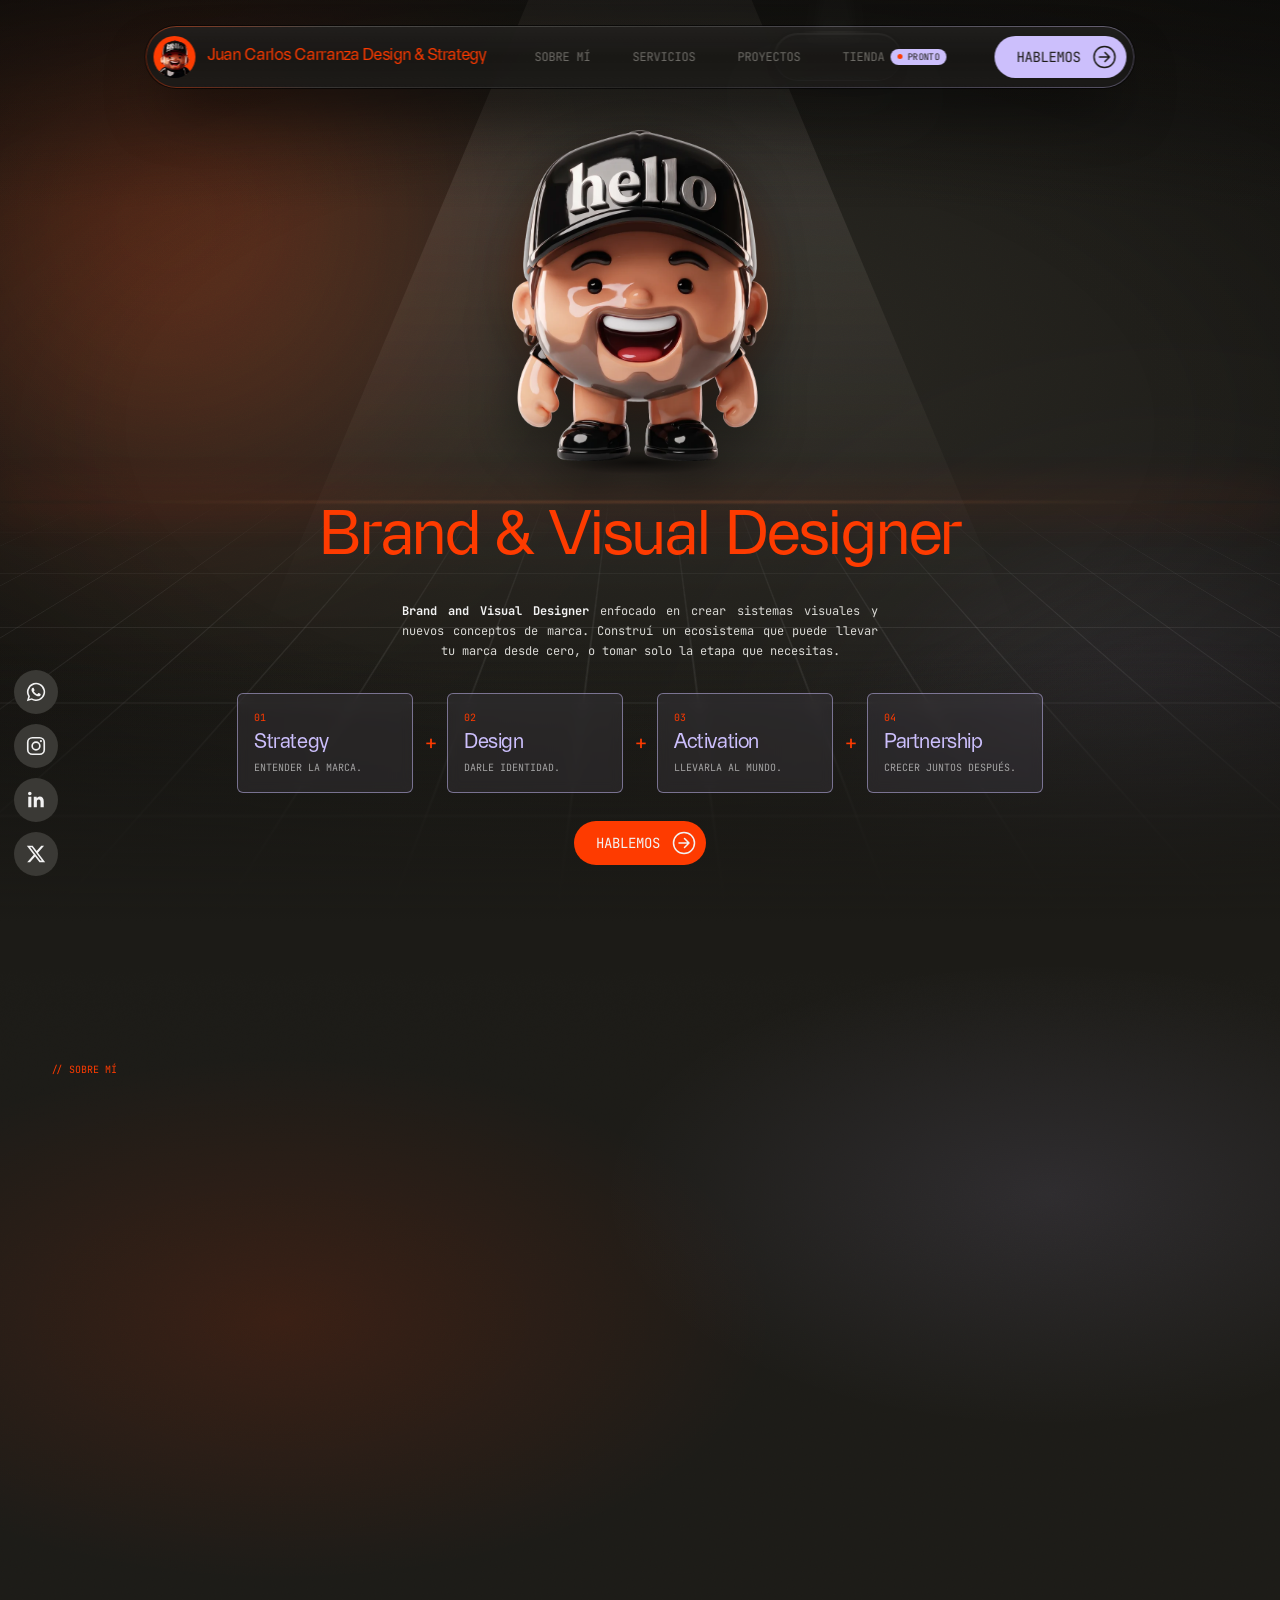
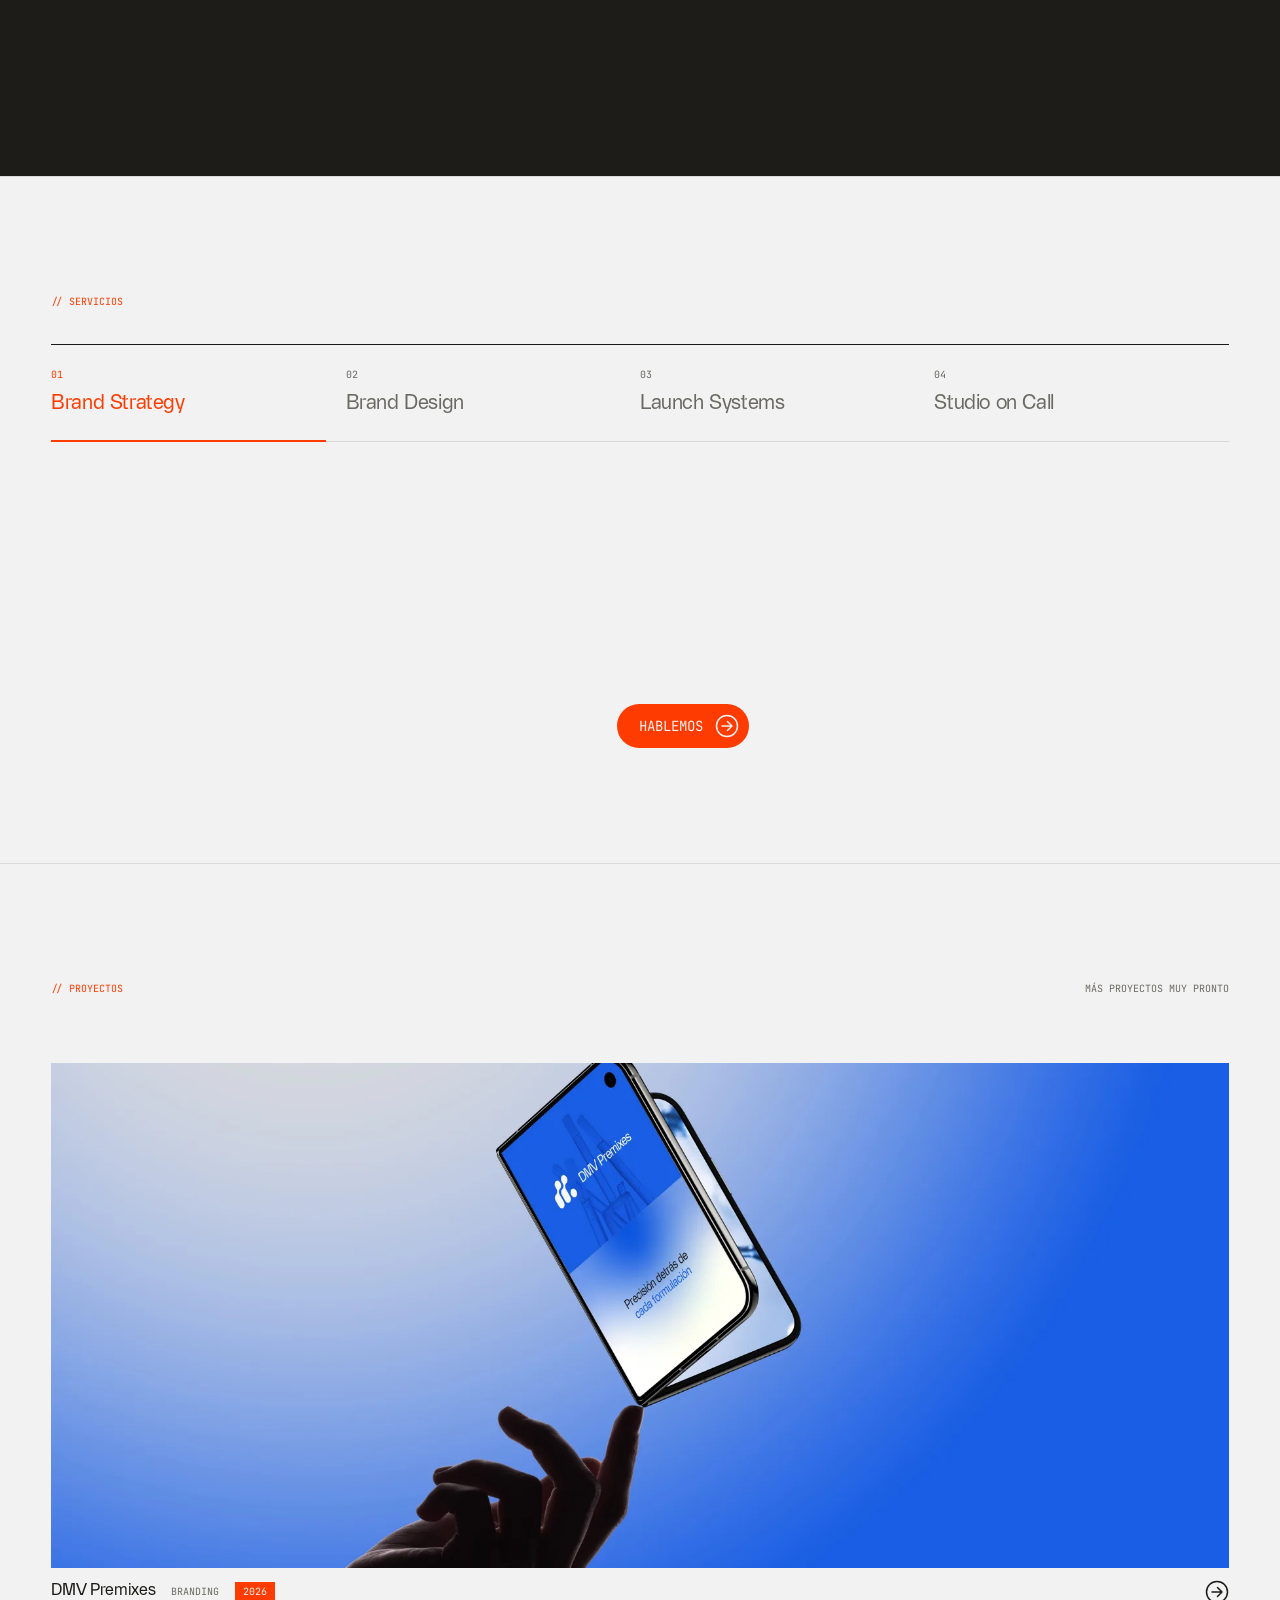
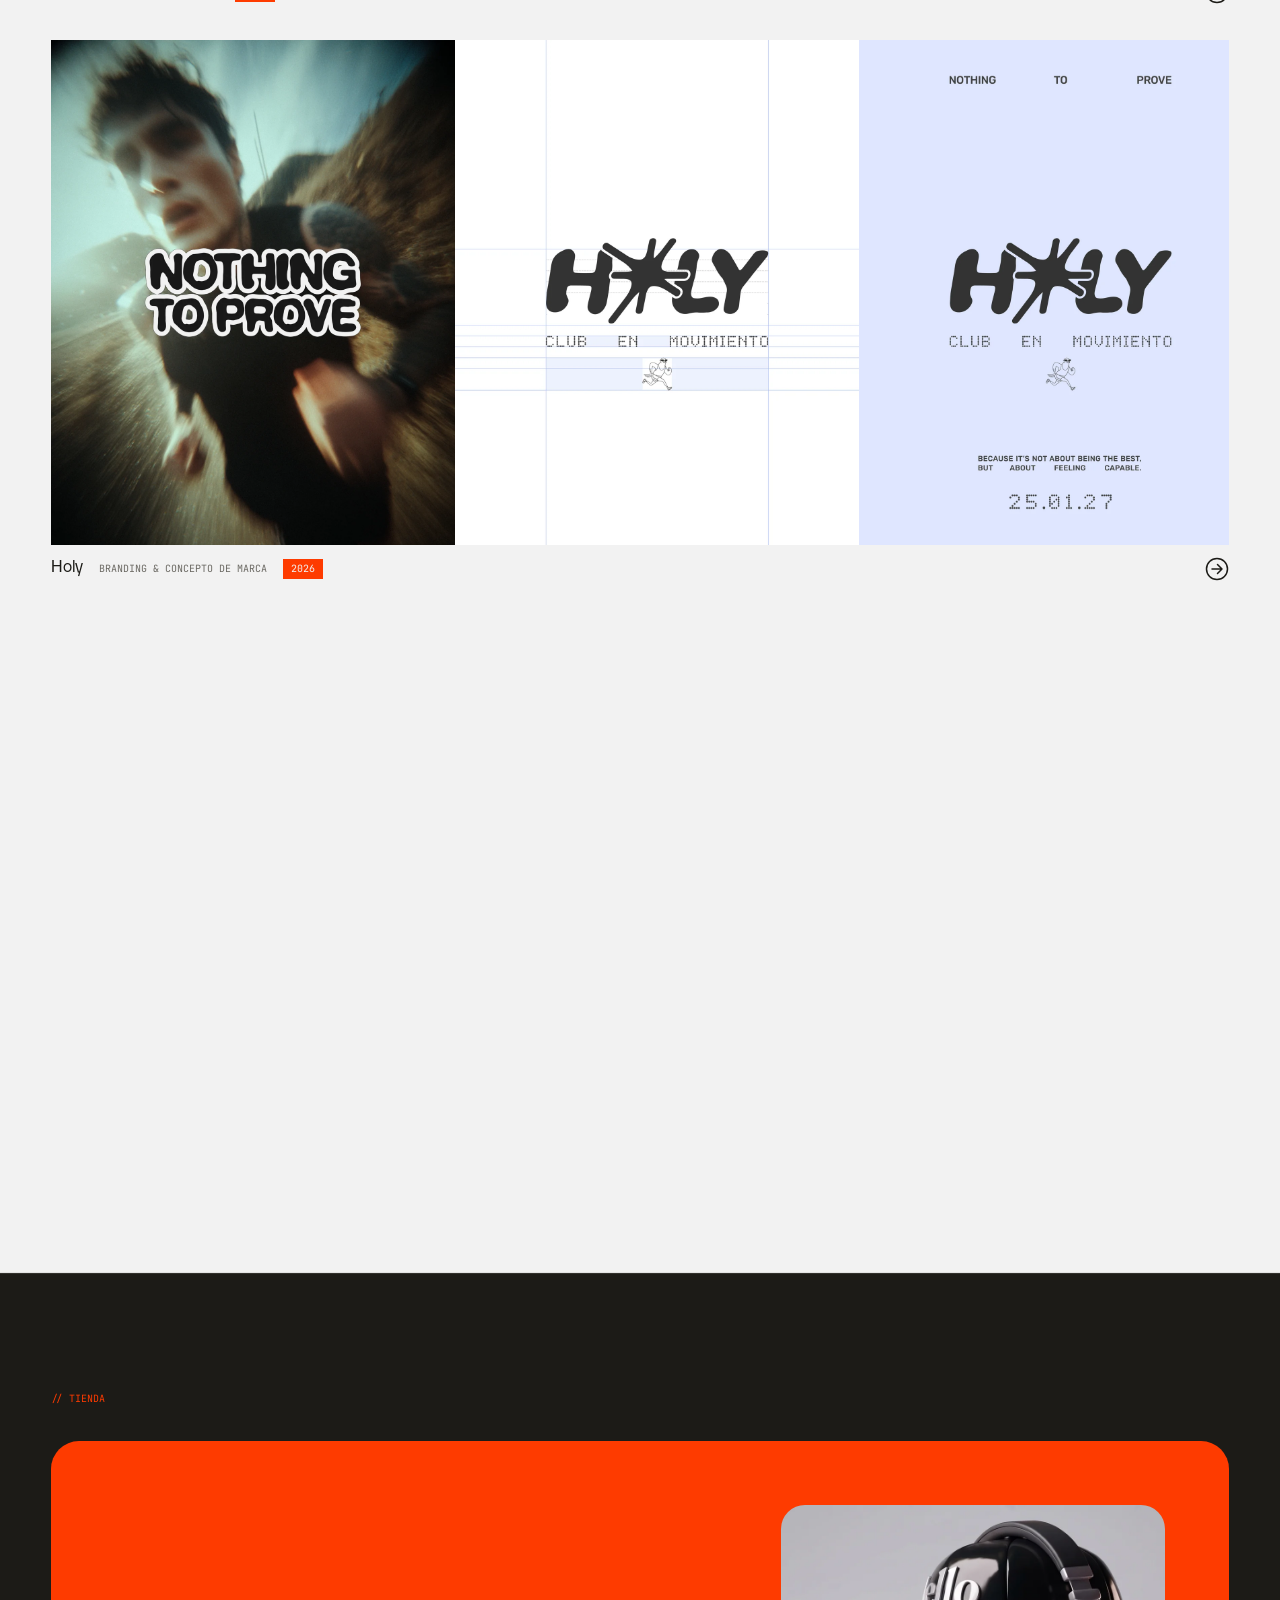
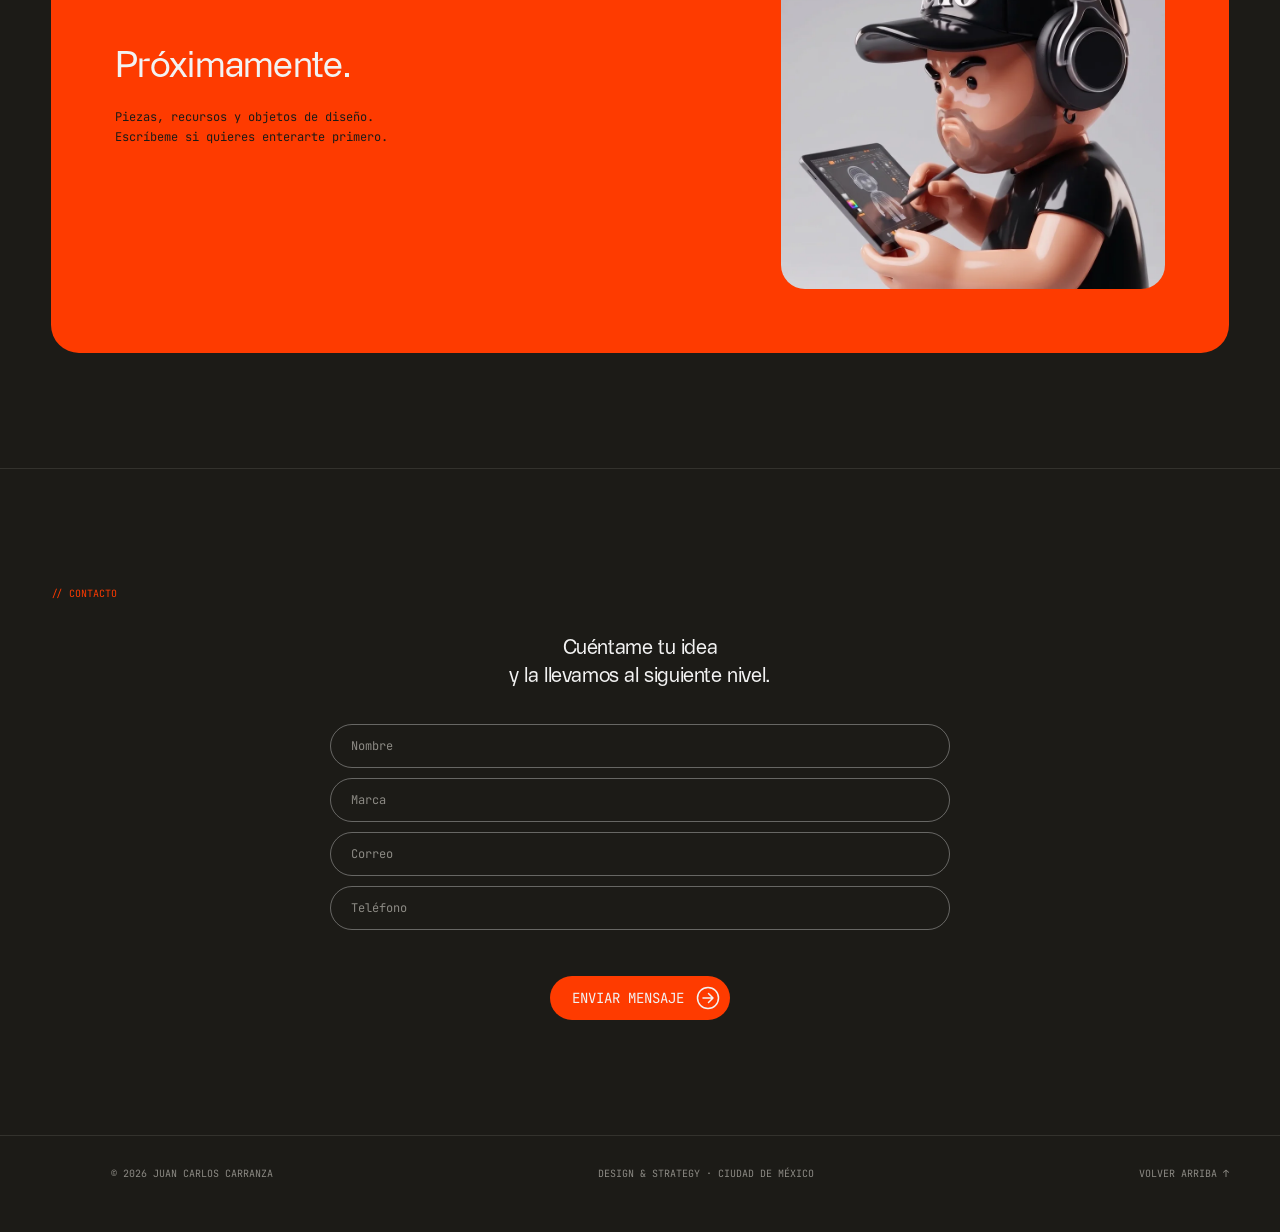
<file: index.html>
<!doctype html>
<html lang="es">
<head>
  <meta charset="utf-8">
  <meta name="viewport" content="width=device-width, initial-scale=1">
  <title>Juan Carlos Carranza | Brand &amp; Visual Designer en CDMX</title>
  <meta name="description" content="Brand &amp; Visual Designer en CDMX. Un ecosistema para crear tu marca desde cero o trabajar solo la etapa que necesitas: estrategia, diseño y lanzamiento.">
  <meta property="og:title" content="Juan Carlos Carranza | Brand &amp; Visual Designer">
  <meta property="og:description" content="Un ecosistema para crear tu marca desde cero o por etapas.">
  <meta property="og:image" content="https://hellojccs.com/assets/img/personaje.jpg">
  <link rel="canonical" href="https://hellojccs.com/">
  <meta property="og:url" content="https://hellojccs.com/">
  <meta property="og:type" content="website">
  <meta property="og:locale" content="es_MX">
  <meta name="twitter:card" content="summary_large_image">
  <script type="application/ld+json">
{
  "@context": "https://schema.org",
  "@graph": [
    {
      "@type": "Person",
      "@id": "https://hellojccs.com/#juan-carlos",
      "name": "Juan Carlos Carranza",
      "jobTitle": "Brand & Visual Designer",
      "url": "https://hellojccs.com/",
      "image": "https://hellojccs.com/assets/img/personaje.jpg",
      "address": {
        "@type": "PostalAddress",
        "addressLocality": "Ciudad de México",
        "addressCountry": "MX"
      },
      "knowsAbout": [
        "Brand Strategy",
        "Brand Design",
        "Identidad visual",
        "Concepto de marca"
      ],
      "sameAs": [
        "https://x.com/juankycarranza"
      ]
    },
    {
      "@type": "ProfessionalService",
      "name": "Juan Carlos Carranza Design & Strategy",
      "url": "https://hellojccs.com/",
      "image": "https://hellojccs.com/assets/img/personaje.jpg",
      "founder": {
        "@id": "https://hellojccs.com/#juan-carlos"
      },
      "areaServed": "MX",
      "address": {
        "@type": "PostalAddress",
        "addressLocality": "Ciudad de México",
        "addressCountry": "MX"
      },
      "description": "Un ecosistema para crear tu marca desde cero o trabajar solo la etapa que necesitas: estrategia, diseño y lanzamiento."
    },
    {
      "@type": "WebSite",
      "name": "Juan Carlos Carranza Design & Strategy",
      "url": "https://hellojccs.com/",
      "inLanguage": "es-MX"
    }
  ]
}
  </script>
  <link rel="icon" href="assets/img/personaje-mini.jpg">
  <link rel="preconnect" href="https://fonts.googleapis.com">
  <link rel="preconnect" href="https://fonts.gstatic.com" crossorigin>
  <link href="https://fonts.googleapis.com/css2?family=JetBrains+Mono:wght@400;700&display=swap" rel="stylesheet">
  <link rel="preload" href="assets/fonts/Rinter-Regular.woff2" as="font" type="font/woff2" crossorigin>
  <link rel="stylesheet" href="styles.css">
  <script>document.documentElement.classList.add("js")</script>
</head>
<body>

  <!-- =========================================================
       DATOS PARA CAMBIAR
       - WhatsApp: wa.me/525536771350 (+52 55 3677 1350).
       - Instagram: @hello.jccs
       - Correo: busca "hola@tucorreo.com".
       - LinkedIn y X: busca los enlaces "#" con esos nombres.
       ========================================================= -->

  <!-- ============ MENÚ ============
       Arriba se ve completo. Al bajar por la página se hace compacto:
       se ocultan tu nombre y el botón, y aparece el botón de WhatsApp.
  -->
  <header class="nav" data-nav>
    <!-- Efecto spotlight: un haz de luz cae sobre la sección activa -->
    <div class="beam" data-beam aria-hidden="true"><i></i></div>
    <div class="floor" data-floor aria-hidden="true"></div>
    <span class="rimlight" data-rimlight aria-hidden="true"></span>
    <a href="#inicio" class="nav-brand" aria-label="Juan Carlos Carranza, inicio">
      <img src="assets/img/personaje-mini.jpg" alt="" width="40" height="40">
      <span class="nav-name">Juan Carlos Carranza Design &amp; Strategy</span>
    </a>
    <nav class="nav-links" aria-label="Menú principal" data-tabs>
      <span class="hover-pill" data-hover aria-hidden="true"></span>
      <span class="active-pill" data-active aria-hidden="true"></span>
      <a class="tab" href="#sobre-mi">Sobre mí</a>
      <a class="tab" href="#servicios">Servicios</a>
      <a class="tab" href="#proyectos">Proyectos</a>
      <a class="tab" href="#tienda">Tienda <span class="soon">Pronto</span></a>
    </nav>
    <a href="#contacto" class="btn btn-sm nav-cta">Hablemos <svg class="arrow" viewBox="0 0 24 24" aria-hidden="true"><use href="#i-arrow"/></svg></a>
    <a href="https://wa.me/525536771350" class="icon-btn nav-wa" target="_blank" rel="noopener" aria-label="WhatsApp"><svg viewBox="0 0 24 24"><use href="#i-wa"/></svg></a>
    <button class="burger" type="button" aria-label="Abrir menú" aria-expanded="false" aria-controls="glass-menu" data-burger>
      <span></span><span></span><span></span>
    </button>
  </header>

  <!-- ============ PERSONAJE QUE SE ASOMA ============
       Al bajar por la página, cuando dejas de hacer scroll, tu personaje se
       asoma desde la orilla de abajo. Al tocarlo te lleva a Contacto.
  -->
  <a class="peek" href="#contacto" data-peek aria-label="¿Hablamos? Ir a contacto">
    <span class="peek-bubble">¿Hablamos?</span>
    <span class="peek-window"><img src="assets/img/personaje-cuerpo.webp" alt="" width="697" height="900" loading="lazy"></span>
  </a>

  <!-- ============ GLASS MENU (menú en celular y tableta) ============
       El botón de tres líneas se convierte en una placa oscura con las
       secciones. Para cambiar un nombre, edita el texto de cada <a>.
  -->
  <div class="gm" id="glass-menu" data-gm hidden>
    <div class="gm-backdrop" data-gm-close></div>
    <div class="gm-sheet" role="dialog" aria-modal="true" aria-label="Menú" data-gm-sheet>
      <button class="gm-close" type="button" aria-label="Cerrar menú" data-gm-close><span class="gm-cap"></span></button>
      <span class="gm-led" data-gm-led aria-hidden="true"></span>
      <div class="gm-lens" data-gm-lens aria-hidden="true"><span data-gm-lens-num>01</span></div>
      <nav class="gm-items">
        <a class="gm-item" href="#sobre-mi"><span class="gm-label">Sobre mí</span><span class="gm-num">01</span></a>
        <a class="gm-item" href="#servicios"><span class="gm-label">Servicios</span><span class="gm-num">02</span></a>
        <a class="gm-item" href="#proyectos"><span class="gm-label">Proyectos</span><span class="gm-num">03</span></a>
        <a class="gm-item" href="#tienda"><span class="gm-label">Tienda <span class="soon">Pronto</span></span><span class="gm-num">04</span></a>
        <a class="gm-item" href="#contacto"><span class="gm-label">Escríbeme</span><span class="gm-num">05</span></a>
      </nav>
    </div>
  </div>

  <!-- Botones flotantes -->
  <ul class="float" aria-label="Redes">
    <li><a class="icon-btn" href="https://wa.me/525536771350" target="_blank" rel="noopener" aria-label="WhatsApp"><svg viewBox="0 0 24 24"><use href="#i-wa"/></svg></a></li>
    <li><a class="icon-btn" href="#" target="_blank" rel="noopener" aria-label="Instagram"><svg viewBox="0 0 24 24"><use href="#i-ig"/></svg></a></li>
    <li><a class="icon-btn" href="#" target="_blank" rel="noopener" aria-label="LinkedIn"><svg viewBox="0 0 24 24"><use href="#i-in"/></svg></a></li>
    <li><a class="icon-btn" href="https://x.com/juankycarranza" target="_blank" rel="noopener" aria-label="X"><svg viewBox="0 0 24 24"><use href="#i-x"/></svg></a></li>
  </ul>

  <main>

    <!-- ============ PORTADA ============ -->
    <section id="inicio" class="hero on-dark" data-depth>
      <!-- Fondo con profundidad: viñeta, auroras de color, foco de luz,
           piso en perspectiva y grano. Se mueve un poco con el mouse. -->
      <div class="hero-bg" aria-hidden="true">
        <span class="bg-aurora a1"></span>
        <span class="bg-aurora a2"></span>
        <span class="bg-cone"></span>
        <span class="bg-floor"></span>
        <span class="bg-horizon"></span>
        <span class="bg-vignette"></span>
        <span class="bg-grain"></span>
      </div>
      <!-- Tu personaje: cae y rebota al cargar, flota, te sigue con la mirada
           (se inclina hacia el mouse) y salta al tocarlo. -->
      <button class="toy" type="button" aria-label="Saludar" data-toy>
        <span class="toy-glow" aria-hidden="true"></span>
        <span class="toy-body" data-toy-body>
          <img src="assets/img/personaje-cuerpo.webp" alt="Personaje de Juan Carlos con gorra hello" width="697" height="900">
        </span>
        <span class="toy-shadow" aria-hidden="true"></span>
      </button>
      <h1 data-text-motion>Brand &amp; Visual Designer</h1>
      <p class="hero-text">
        <strong>Brand and Visual Designer</strong> enfocado en crear sistemas visuales y
        nuevos conceptos de marca. Construí un ecosistema que puede llevar tu marca desde cero,
        o tomar solo la etapa que necesitas.
      </p>
      <!-- Estructura de trabajo: 4 etapas que se pueden elegir por separado o combinar -->
      <ol class="workflow" aria-label="Estructura de trabajo">
        <li><span class="flow-num">01</span><span class="flow-name">Strategy</span><span class="flow-text">Entender la marca.</span></li>
        <li><span class="flow-num">02</span><span class="flow-name">Design</span><span class="flow-text">Darle identidad.</span></li>
        <li><span class="flow-num">03</span><span class="flow-name">Activation</span><span class="flow-text">Llevarla al mundo.</span></li>
        <li><span class="flow-num">04</span><span class="flow-name">Partnership</span><span class="flow-text">Crecer juntos después.</span></li>
      </ol>
      <a href="#contacto" class="btn">Hablemos <svg class="arrow" viewBox="0 0 24 24" aria-hidden="true"><use href="#i-arrow"/></svg></a>
    </section>

    <!-- ============ SOBRE MÍ ============ -->
    <section id="sobre-mi" class="section on-dark">
      <p class="label">// Sobre mí</p>
      <div class="about">
        <div class="about-head">
          <figure class="about-photo">
            <img src="assets/img/juan-carlos.webp" alt="Retrato de Juan Carlos Carranza" width="880" height="1100" loading="lazy">
            <figcaption>Juan Carlos Carranza · Brand &amp; Visual Designer</figcaption>
          </figure>
        </div>
        <div class="about-text">
          <h2 class="hello-title"><img src="assets/img/hello-web-surfer.webp" alt="Hello, web surfer!" width="2475" height="379"></h2>
          <p>
            Mi camino empezó en la hospitalidad: bares, restaurantes y antros. Ahí aprendí que una marca
            no es solo un logotipo: <strong>es lo que se siente desde que alguien entra</strong>.
          </p>
          <p>
            Hoy colaboro con el <strong>Sindicato de Trabajadores del Sistema de Transporte Colectivo Metro</strong>
            y trabajo con marcas que apenas están naciendo. Sumo especialistas cuando hace falta, y
            <strong>tú hablas directamente conmigo.</strong>
          </p>
          <a href="sobre-mi.html" class="btn btn-lilac">Conoce más <svg class="arrow" viewBox="0 0 24 24" aria-hidden="true"><use href="#i-arrow"/></svg></a>
        </div>
      </div>
    </section>


    <!-- ============ SERVICIOS ============
         Cada servicio tiene su descripción y su lista de entregables.
         Para cambiar un texto, edítalo aquí directamente.
    -->
    <section id="servicios" class="section light">
      <p class="label">// Servicios</p>
      <div class="services">

        <article class="service" id="brand-strategy">
          <div class="service-head">
            <span class="num">01</span>
            <h3>Brand Strategy</h3>
          </div>
          <div class="service-body">
            <p>Descubro lo que hace único a tu marca a través de research, estrategia e insight. Analizo tu mercado, tu competencia y tu audiencia para construir una base sólida que define tu propósito y posiciona tu marca para crecer.</p>
            <ul class="deliverables">
              <li>Misión &amp; Visión</li>
              <li>Brand Proposition</li>
              <li>Core Values</li>
              <li>Positioning</li>
              <li>Perfil de Cliente Ideal</li>
              <li>Análisis de Mercado</li>
            </ul>
          </div>
        </article>

        <article class="service" id="brand-design">
          <div class="service-head">
            <span class="num">02</span>
            <h3>Brand Design</h3>
          </div>
          <div class="service-body">
            <p>Creo identidades visuales distintivas que capturan la esencia de tu marca. Del logo y la paleta de color a la tipografía y el packaging, cada detalle está pensado para expresar tu personalidad y hacerte inolvidable.</p>
            <ul class="deliverables">
              <li>Logo + Icono</li>
              <li>Paleta de Color</li>
              <li>Tipografía</li>
              <li>Elementos Visuales</li>
              <li>Brand Book</li>
              <li>Packaging</li>
            </ul>
          </div>
        </article>

        <article class="service" id="launch-systems">
          <div class="service-head">
            <span class="num">03</span>
            <h3>Launch Systems</h3>
            <span class="tag">Add-on opcional</span>
          </div>
          <div class="service-body">
            <p>Entro en acción cuando el trabajo base está listo, desarrollando los assets y touchpoints que le dan vida a todo. Es un add-on opcional, con alcance y precio independientes de mis servicios principales.</p>
            <p>Algunas marcas siguen solas desde aquí. Otras prefieren tenerme cerca. Me adapto a cualquiera de las dos.</p>
            <ul class="deliverables">
              <li>Diseño Web</li>
              <li>Templates Continuos</li>
              <li>Materiales de Lanzamiento</li>
              <li>Social Media Branding Kit</li>
              <li>Material Impreso</li>
            </ul>
          </div>
        </article>

        <article class="service" id="studio-on-call">
          <div class="service-head">
            <span class="num">04</span>
            <h3>Studio on Call</h3>
          </div>
          <div class="service-body">
            <p>Un equipo creativo flexible y part-time, listo para sumarse cuando lo necesites. Trabajamos mano a mano con tu equipo in-house para llevar las estrategias a la realidad y ejecutar proyectos con eficiencia.</p>
            <ul class="deliverables">
              <li>Project Manager</li>
              <li>Art Director</li>
              <li>Diseñador/a</li>
              <li>Developer</li>
            </ul>
          </div>
        </article>

      </div>
      <div class="services-cta">
        <a href="#contacto" class="btn">Hablemos <svg class="arrow" viewBox="0 0 24 24" aria-hidden="true"><use href="#i-arrow"/></svg></a>
      </div>
    </section>

    <!-- ============ PROYECTOS ============
         Para poner una foto real: súbela a assets/img/ y cambia el bloque
         <div class="ph">...</div> por:
         <img src="assets/img/nombre-de-tu-foto.jpg" alt="Descripción breve">
    -->
    <section id="proyectos" class="section light">
      <div class="head-row">
        <p class="label">// Proyectos</p>
        <p class="note">Más proyectos muy pronto</p>
      </div>

      <div class="work">
        <article class="card card-wide">
          <a class="card-link" href="proyecto-dmv-premixes.html">
          <div class="media"><img src="assets/img/dmv/dmv-cover.webp" alt="DMV Premixes: app en un teléfono plegable con el mensaje Precisión detrás de cada formulación" loading="lazy"></div>
          <div class="meta">
            <h3>DMV Premixes</h3>
            <p>Branding</p>
            <span class="tag">2026</span>
          <svg class="arrow" viewBox="0 0 24 24" aria-hidden="true"><use href="#i-arrow"/></svg></div>
          </a>
        </article>
        <article class="card card-wide">
          <a class="card-link" href="proyecto-holy.html">
            <div class="media"><div class="slider" data-slider role="img" aria-label="Holy, club en movimiento: imágenes del proyecto">
              <div class="slider-track">
                <img src="assets/img/holy/holy-01.webp" alt="" loading="lazy">
                <img src="assets/img/holy/holy-02.webp" alt="" loading="lazy">
                <img src="assets/img/holy/holy-03.webp" alt="" loading="lazy">
                <img src="assets/img/holy/holy-04.webp" alt="" loading="lazy">
                <img src="assets/img/holy/holy-05.webp" alt="" loading="lazy">
                <img src="assets/img/holy/holy-06.webp" alt="" loading="lazy">
                <img src="assets/img/holy/holy-07.webp" alt="" loading="lazy">
                <img src="assets/img/holy/holy-08.webp" alt="" loading="lazy">
                <img src="assets/img/holy/holy-09.webp" alt="" loading="lazy">
                <img src="assets/img/holy/holy-10.webp" alt="" loading="lazy">
              </div>
            </div></div>
            <div class="meta">
              <h3>Holy</h3>
              <p>Branding &amp; Concepto de marca</p>
              <span class="tag">2026</span>
            <svg class="arrow" viewBox="0 0 24 24" aria-hidden="true"><use href="#i-arrow"/></svg></div>
          </a>
        </article>
        <article class="card card-wide">
          <a class="card-link" href="proyecto-dirty-dandy.html">
            <div class="media"><img src="assets/img/dirty-dandy/dd-05.webp" style="object-position: center 42%" alt="Invitada leyendo el menú de Dirty Dandy: Je t'aime mon amour" loading="lazy"></div>
            <div class="meta">
              <h3>Dirty Dandy</h3>
              <p>Concepto de marca</p>
              <span class="tag">2023</span>
            <svg class="arrow" viewBox="0 0 24 24" aria-hidden="true"><use href="#i-arrow"/></svg></div>
          </a>
        </article>
        <!-- Tarjetas de relleno ocultas hasta tener proyectos reales
        <article class="card">
          <div class="media"><div class="ph ph-4"><span>Proyecto 04</span></div></div>
          <div class="meta"><h3>Nombre del proyecto</h3><p>Concepto · Estrategia</p><svg class="arrow" viewBox="0 0 24 24" aria-hidden="true"><use href="#i-arrow"/></svg></div>
        </article>
        <article class="card">
          <div class="media"><div class="ph ph-5"><span>Proyecto 05</span></div></div>
          <div class="meta"><h3>Nombre del proyecto</h3><p>Social Media</p><svg class="arrow" viewBox="0 0 24 24" aria-hidden="true"><use href="#i-arrow"/></svg></div>
        </article>
        -->
      </div>
    </section>

    <!-- ============ TIENDA ============ -->
    <section id="tienda" class="section">
      <p class="label">// Tienda</p>
      <div class="shop">
        <div>
          <h2>Próximamente.</h2>
          <p class="shop-text">Piezas, recursos y objetos de diseño. Escríbeme si quieres enterarte primero.</p>
        </div>
        <img src="assets/img/personaje-tienda.webp" alt="Personaje de Juan Carlos con audífonos, diseñando en una tableta" width="900" height="900" loading="lazy">
      </div>
    </section>

    <!-- ============ CONTACTO ============ -->
    <section id="contacto" class="section contact on-dark">
      <!-- Formulario: al enviarlo se abre WhatsApp con los datos ya escritos
           (no necesita servidor). Para cambiar el número, edita contact-form.js. -->
      <p class="label">// Contacto</p>
      <div class="cform-wrap">
        <p class="cform-sub">Cuéntame tu idea<br>y la llevamos al siguiente nivel.</p>
        <form class="cform" data-contact-form novalidate>
          <label class="cform-field"><span class="tm-sr">Nombre</span><input name="nombre" type="text" placeholder="Nombre" autocomplete="name" required></label>
          <label class="cform-field"><span class="tm-sr">Marca</span><input name="marca" type="text" placeholder="Marca" autocomplete="organization"></label>
          <label class="cform-field"><span class="tm-sr">Correo</span><input name="correo" type="email" placeholder="Correo" autocomplete="email"></label>
          <label class="cform-field"><span class="tm-sr">Teléfono</span><input name="telefono" type="tel" placeholder="Teléfono" autocomplete="tel"></label>
          <p class="cform-msg" role="status" aria-live="polite"></p>
          <button type="submit" class="btn cform-send">Enviar mensaje <svg class="arrow" viewBox="0 0 24 24" aria-hidden="true"><use href="#i-arrow"/></svg></button>
        </form>
      </div>
    </section>

  </main>

  <footer class="footer">
    <span>© <span id="year">2026</span> Juan Carlos Carranza</span>
    <span>Design &amp; Strategy · Ciudad de México</span>
    <a href="#inicio">Volver arriba ↑</a>
  </footer>

  <!-- Íconos -->
  <svg width="0" height="0" style="position:absolute" aria-hidden="true">
    <symbol id="i-ig" viewBox="0 0 24 24"><g fill="none" stroke="currentColor" stroke-width="1.8"><rect x="3" y="3" width="18" height="18" rx="5"/><circle cx="12" cy="12" r="4.2"/></g><circle cx="17.4" cy="6.6" r="1.2" fill="currentColor"/></symbol>
    <symbol id="i-arrow" viewBox="0 0 24 24"><g fill="none" stroke="currentColor" stroke-width="1.5" stroke-linecap="round" stroke-linejoin="round"><circle cx="12" cy="12" r="10.5"/><path d="M7 12h10M12.5 7.5 17 12l-4.5 4.5"/></g></symbol>
    <symbol id="i-wa" viewBox="0 0 24 24"><path fill="currentColor" d="M12.04 2a9.9 9.9 0 0 0-8.5 14.98L2 22l5.16-1.5A9.9 9.9 0 1 0 12.04 2Zm0 18.1a8.17 8.17 0 0 1-4.17-1.14l-.3-.18-3.06.89.9-2.98-.2-.31a8.2 8.2 0 1 1 6.83 3.72Zm4.5-6.13c-.25-.12-1.46-.72-1.69-.8-.22-.08-.39-.12-.55.12-.16.25-.63.8-.78.97-.14.16-.29.18-.53.06a6.7 6.7 0 0 1-3.32-2.9c-.25-.43.25-.4.71-1.33.08-.16.04-.3-.02-.42-.06-.12-.55-1.33-.76-1.82-.2-.48-.4-.41-.55-.42h-.47a.9.9 0 0 0-.65.3 2.74 2.74 0 0 0-.86 2.04c0 1.2.88 2.37 1 2.53.12.16 1.73 2.64 4.2 3.7 1.56.67 2.17.73 2.95.62.48-.07 1.46-.6 1.67-1.18.2-.58.2-1.07.14-1.18-.06-.1-.22-.16-.47-.29Z"/></symbol>
    <symbol id="i-in" viewBox="0 0 24 24"><path fill="currentColor" d="M6.94 8.5H3.56V20h3.38V8.5ZM5.25 3a1.97 1.97 0 1 0 0 3.94 1.97 1.97 0 0 0 0-3.94ZM20.44 13.4c0-3.1-1.65-5.15-4.3-5.15a3.7 3.7 0 0 0-3.33 1.83V8.5H9.56V20h3.38v-5.7c0-1.5.28-2.96 2.14-2.96 1.83 0 1.86 1.72 1.86 3.06V20h3.5v-6.6Z"/></symbol>
    <symbol id="i-x" viewBox="0 0 24 24"><path fill="currentColor" d="M17.75 3h3.07l-6.7 7.66L22 21h-6.17l-4.83-6.32L5.46 21H2.38l7.17-8.2L2 3h6.33l4.37 5.77L17.75 3Zm-1.08 16.17h1.7L7.4 4.74H5.58l11.09 14.43Z"/></symbol>
  </svg>

  <script>
    document.getElementById('year').textContent = new Date().getFullYear();

    // Menú compacto al bajar por la página
    const nav = document.querySelector('[data-nav]');
    const onScroll = () => nav.classList.toggle('is-compact', scrollY > 80);
    addEventListener('scroll', onScroll, { passive: true }); onScroll();
    const io = new IntersectionObserver((entries) => {
      entries.forEach(e => { if (e.isIntersecting) { e.target.classList.add('in'); io.unobserve(e.target); } });
    }, { threshold: 0.12 });
    document.querySelectorAll('.about, .services, .card, .shop, .contact').forEach(el => { el.classList.add('reveal'); io.observe(el); });
  </script>
  <script src="glass-menu.js"></script>
  <script src="spotlight.js"></script>
  <script src="toy.js"></script>
  <script src="depth.js"></script>
  <script src="text-motion.js"></script>
  <script src="services-tabs.js"></script>
  <script src="slider.js" defer></script>
  <script src="contact-form.js"></script>
  <script src="peek.js"></script>
</body>
</html>
</file>
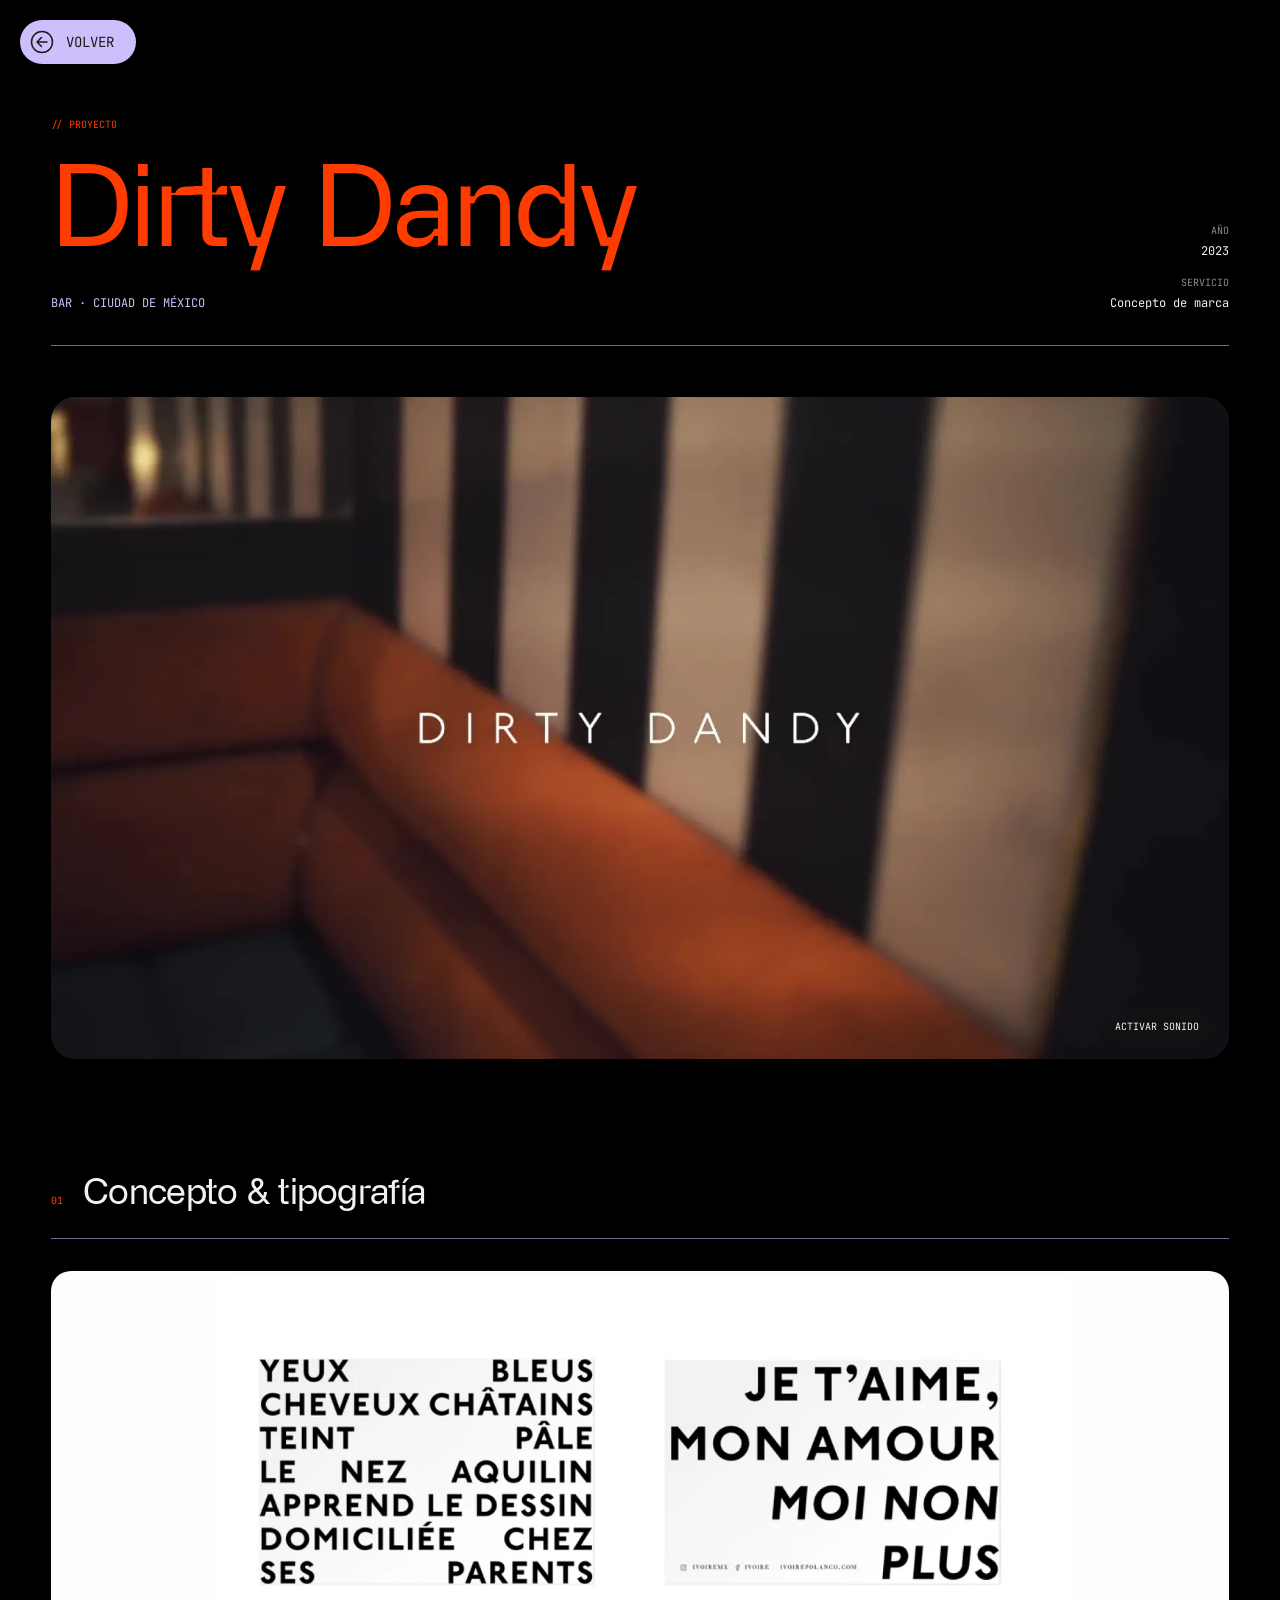
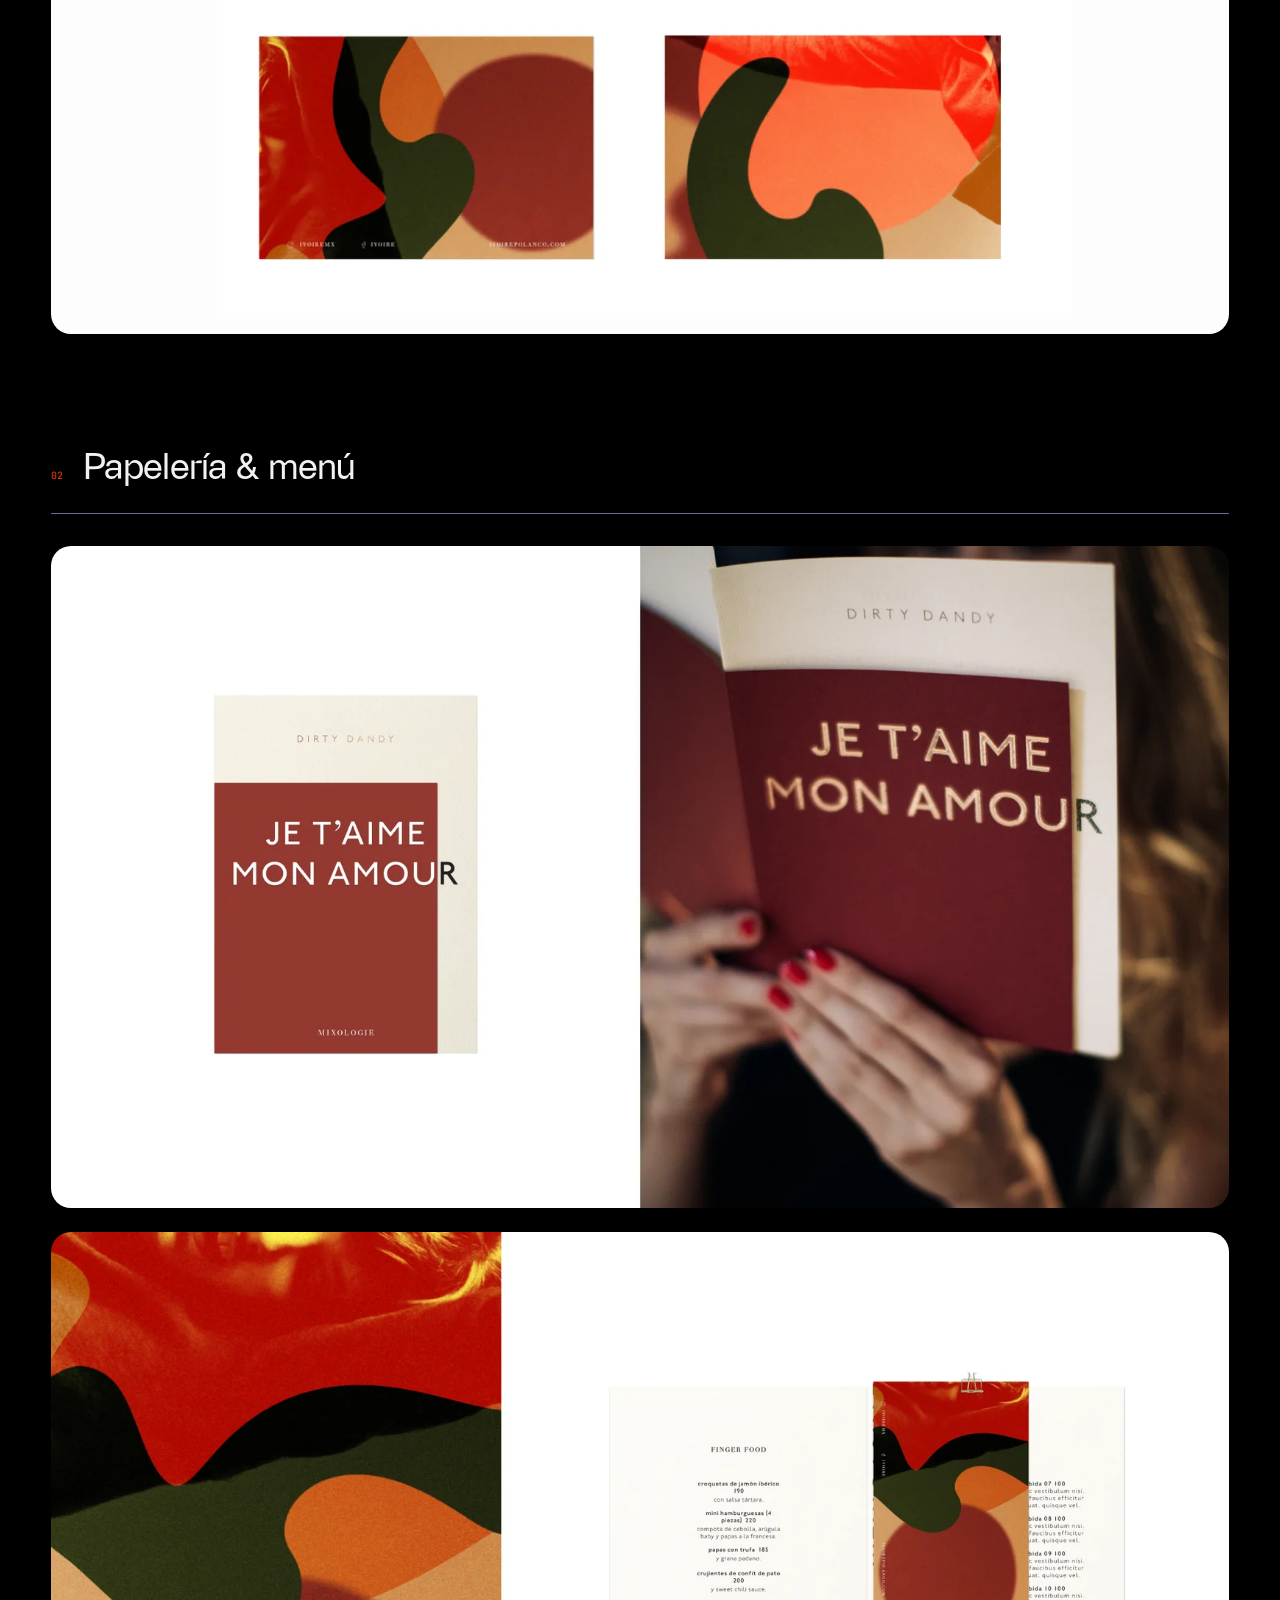
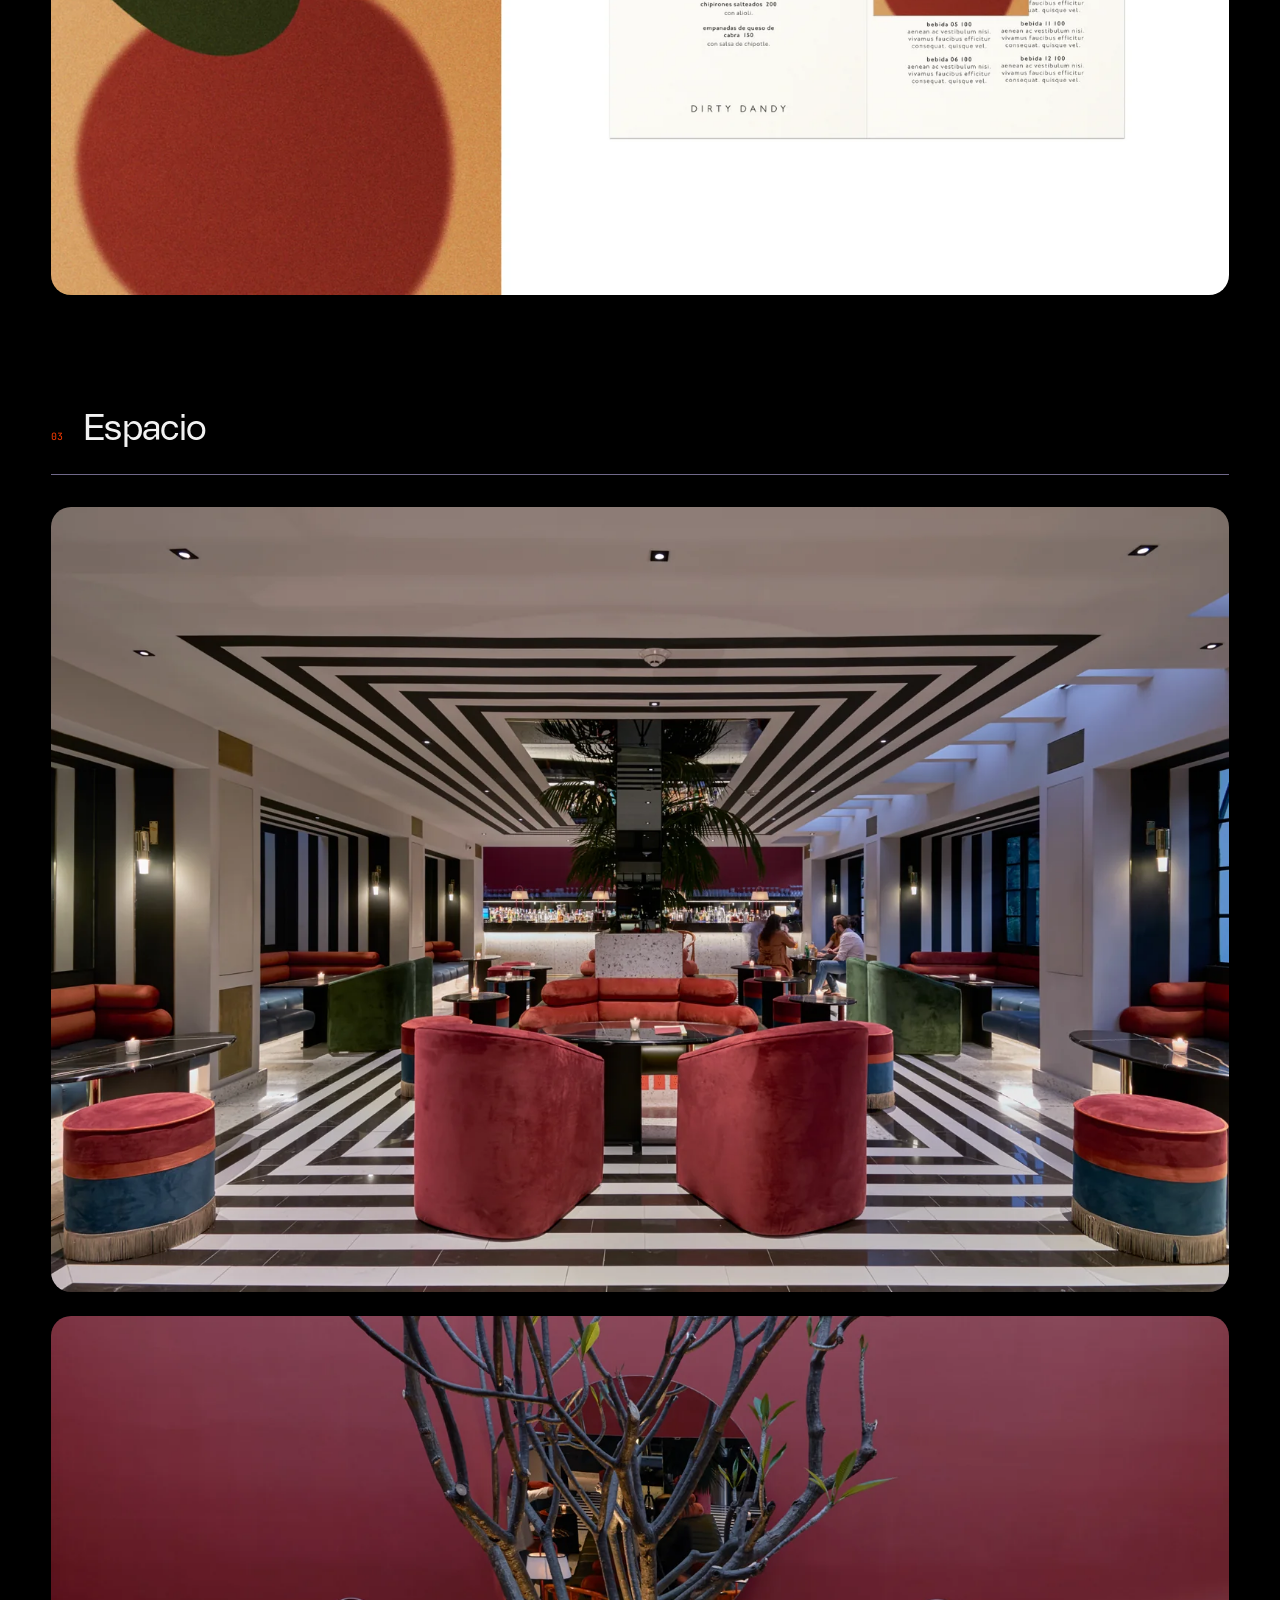
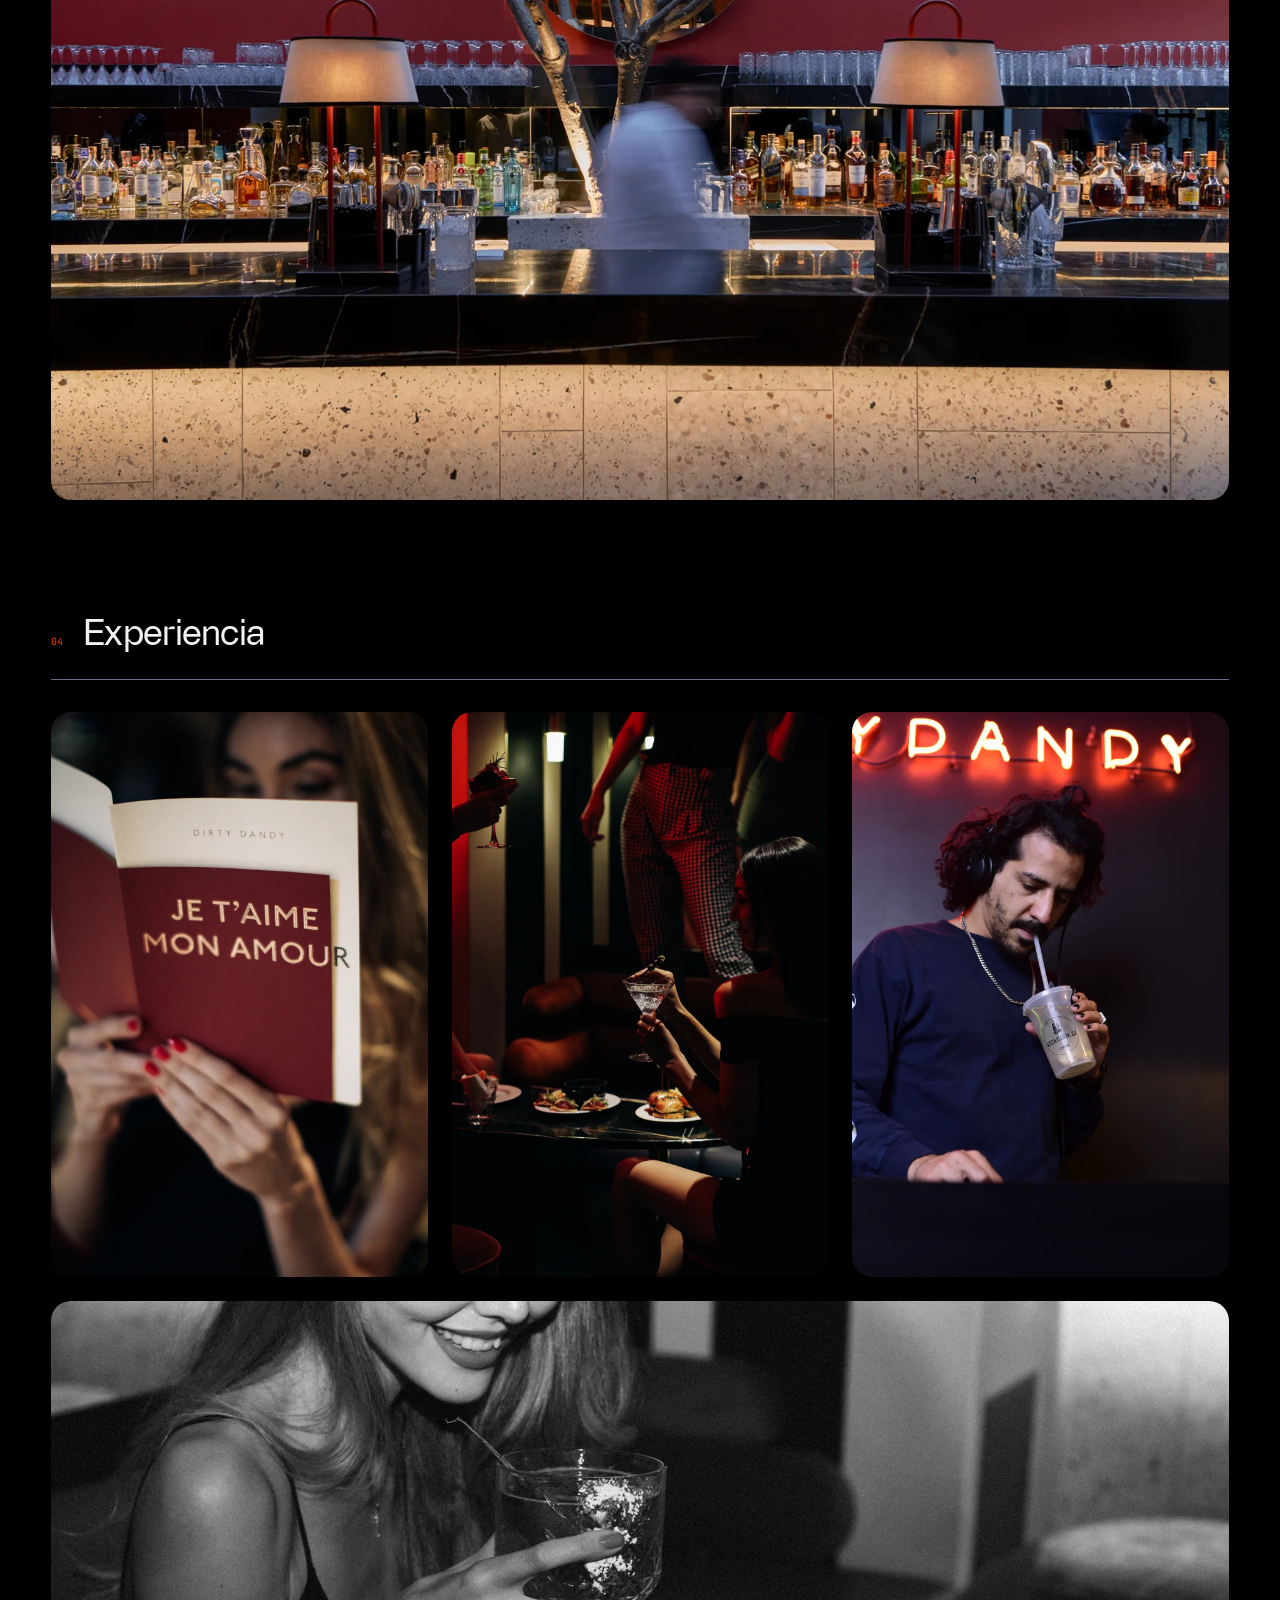
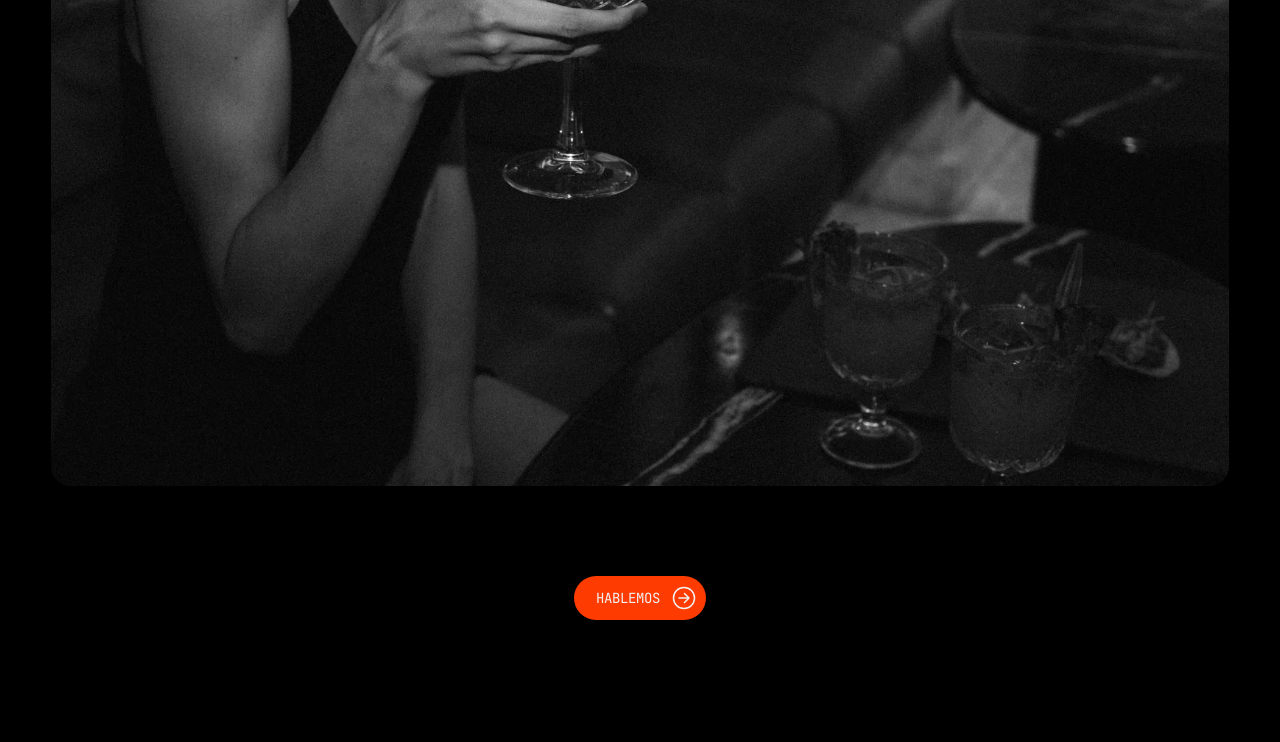
<file: proyecto-dirty-dandy.html>
<!doctype html>
<html lang="es">
<head>
  <meta charset="utf-8">
  <meta name="viewport" content="width=device-width, initial-scale=1">
  <title>Dirty Dandy — Juan Carlos Carranza</title>
  <meta name="description" content="Dirty Dandy. Concepto de marca por Juan Carlos Carranza.">
  <link rel="canonical" href="https://hellojccs.com/proyecto-dirty-dandy.html">
  <meta property="og:url" content="https://hellojccs.com/proyecto-dirty-dandy.html">
  <meta property="og:type" content="website">
  <link rel="icon" href="assets/img/personaje-mini.jpg">
  <link rel="preconnect" href="https://fonts.googleapis.com">
  <link rel="preconnect" href="https://fonts.gstatic.com" crossorigin>
  <link href="https://fonts.googleapis.com/css2?family=JetBrains+Mono:wght@400;700&display=swap" rel="stylesheet">
  <link rel="preload" href="assets/fonts/Rinter-Regular.woff2" as="font" type="font/woff2" crossorigin>
  <link rel="stylesheet" href="styles.css">
</head>
<body class="am-page pj-page">
  <!-- Página de proyecto: se llega desde la tarjeta Dirty Dandy en Proyectos. -->
  <a href="index.html#proyectos" class="btn btn-lilac am-back"><svg class="arrow" viewBox="0 0 24 24" aria-hidden="true"><use href="#i-arrow"/></svg> Volver</a>

  <main class="pj">
    <header class="pj-head">
      <p class="label">// Proyecto</p>
      <h1>Dirty Dandy</h1>
      <p class="pj-tagline">Bar · Ciudad de México</p>
      <dl class="pj-meta">
        <div><dt>Año</dt><dd>2023</dd></div>
        <div><dt>Servicio</dt><dd>Concepto de marca</dd></div>
      </dl>
    </header>

    <div class="pj-video">
      <video src="assets/video/dirty-dandy.mp4" poster="assets/img/dirty-dandy/dd-poster.webp" autoplay muted loop playsinline preload="auto" aria-label="Video de Dirty Dandy"></video>
      <button type="button" class="pj-sound" aria-pressed="false" data-sound>Activar sonido</button>
    </div>

    <!-- Construcción de marca: cada capítulo es un paso. Para sumar piezas, copia una <figure>. -->
    <section class="dd-chapter">
      <div class="dd-step"><span>01</span><h2>Concepto &amp; tipografía</h2></div>
      <div class="dd-grid">
        <figure class="dd-item dd-full"><img src="assets/img/dirty-dandy/dd-09.webp" alt="Tarjetas tipográficas en francés: Je t'aime, mon amour" loading="lazy"></figure>
      </div>
    </section>

    <section class="dd-chapter">
      <div class="dd-step"><span>02</span><h2>Papelería &amp; menú</h2></div>
      <div class="dd-grid">
        <figure class="dd-item dd-full"><img src="assets/img/dirty-dandy/dd-08.webp" alt="Portada del menú de mixología: Je t'aime mon amour" loading="lazy"></figure>
        <figure class="dd-item dd-full"><img src="assets/img/dirty-dandy/dd-07.webp" alt="Menú Finger Food con arte abstracto" loading="lazy"></figure>
      </div>
    </section>

    <section class="dd-chapter">
      <div class="dd-step"><span>03</span><h2>Espacio</h2></div>
      <div class="dd-grid">
        <figure class="dd-item dd-full"><img src="assets/img/dirty-dandy/dd-03.webp" alt="Interior del bar con piso a rayas blanco y negro" loading="lazy"></figure>
        <figure class="dd-item dd-full"><img src="assets/img/dirty-dandy/dd-02.webp" alt="Barra con muro rojo, espejo redondo y árbol" loading="lazy"></figure>
      </div>
    </section>

    <section class="dd-chapter">
      <div class="dd-step"><span>04</span><h2>Experiencia</h2></div>
      <div class="dd-grid dd-three">
        <figure class="dd-item"><img src="assets/img/dirty-dandy/dd-05.webp" alt="Menú abierto en manos de una invitada" loading="lazy"></figure>
        <figure class="dd-item"><img src="assets/img/dirty-dandy/dd-04.webp" alt="Invitada con un martini en el bar" loading="lazy"></figure>
        <figure class="dd-item"><img src="assets/img/dirty-dandy/dd-01.webp" alt="DJ bajo el neón de Dirty Dandy" loading="lazy"></figure>
      </div>
      <div class="dd-grid">
        <figure class="dd-item dd-full"><img src="assets/img/dirty-dandy/dd-06.webp" alt="Fotografía en blanco y negro de una invitada con su coctel" loading="lazy"></figure>
      </div>
    </section>

    <div class="pj-cta">
      <a href="index.html#contacto" class="btn">Hablemos <svg class="arrow" viewBox="0 0 24 24" aria-hidden="true"><use href="#i-arrow"/></svg></a>
    </div>
  </main>

  <svg width="0" height="0" style="position:absolute" aria-hidden="true">
    <symbol id="i-arrow" viewBox="0 0 24 24"><g fill="none" stroke="currentColor" stroke-width="1.5" stroke-linecap="round" stroke-linejoin="round"><circle cx="12" cy="12" r="10.5"/><path d="M7 12h10M12.5 7.5 17 12l-4.5 4.5"/></g></symbol>
  </svg>
  <script src="project-video.js" defer></script>
</body>
</html>
</file>
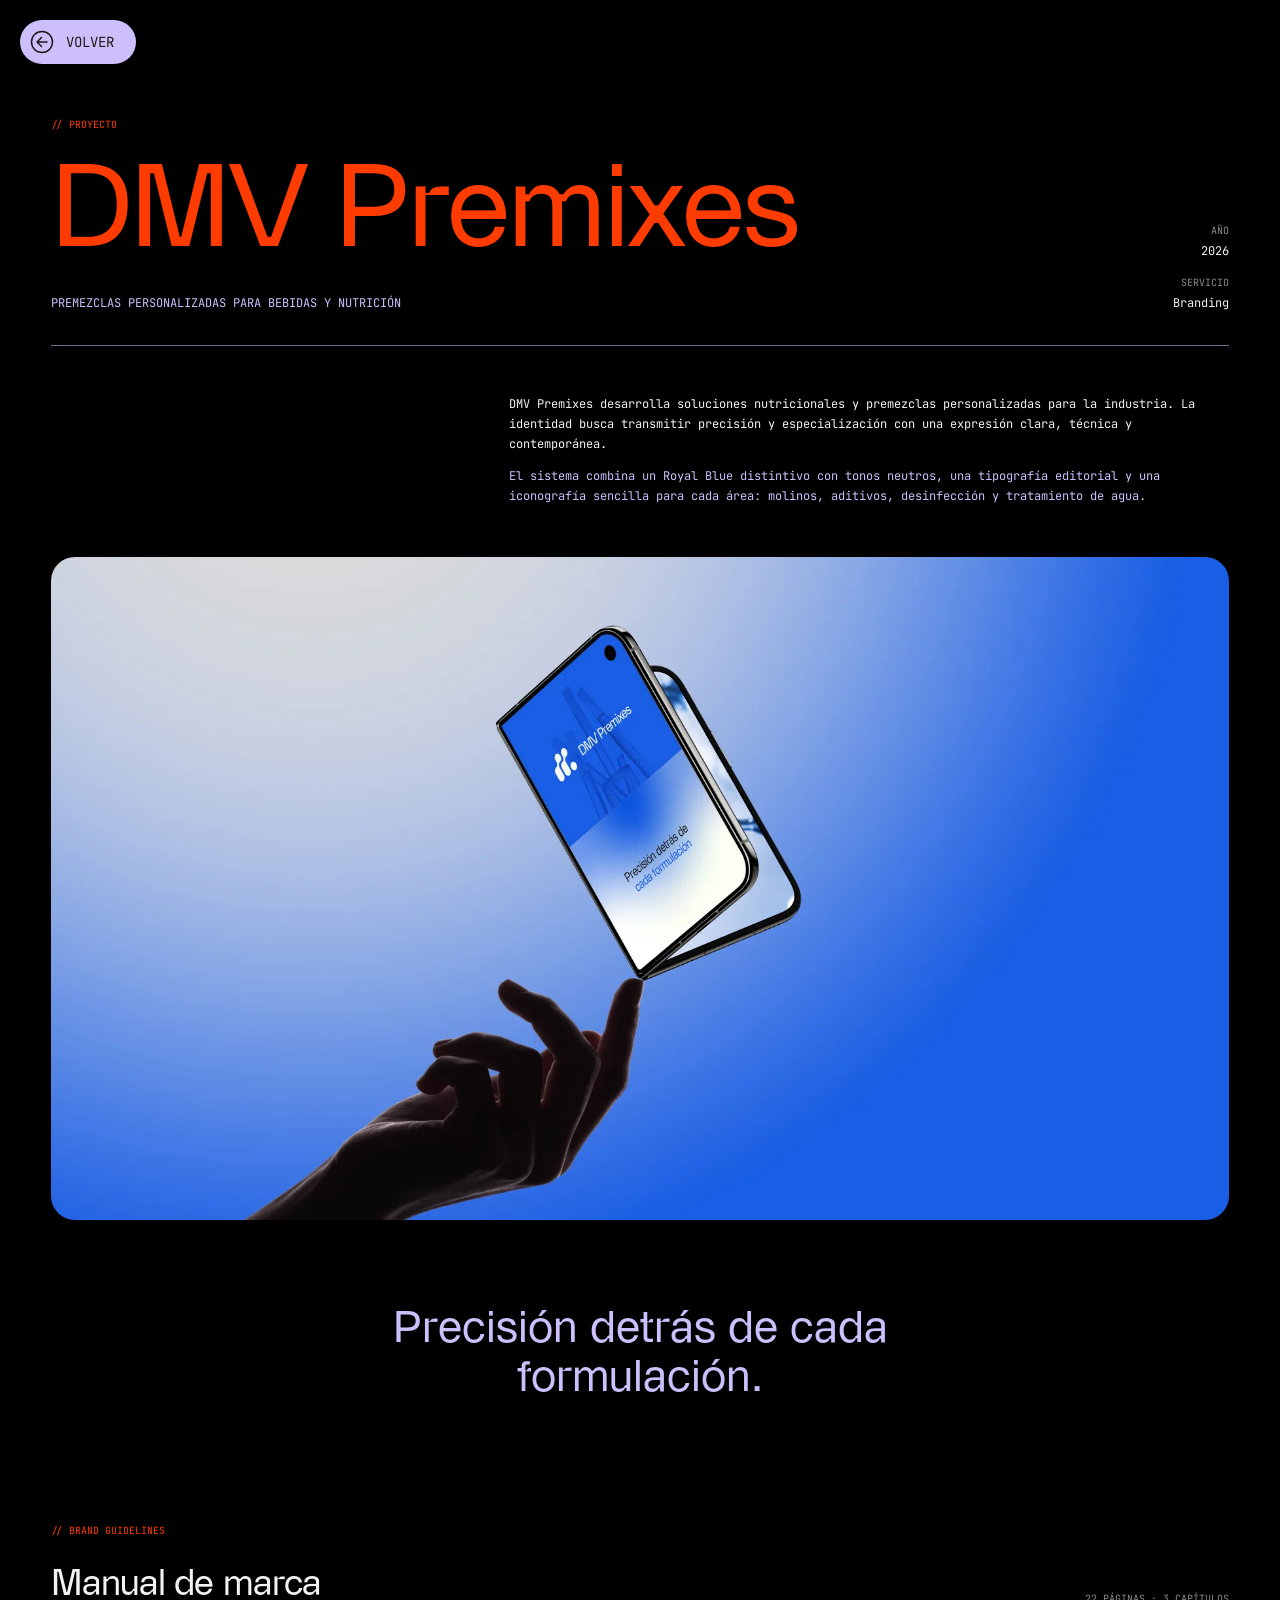
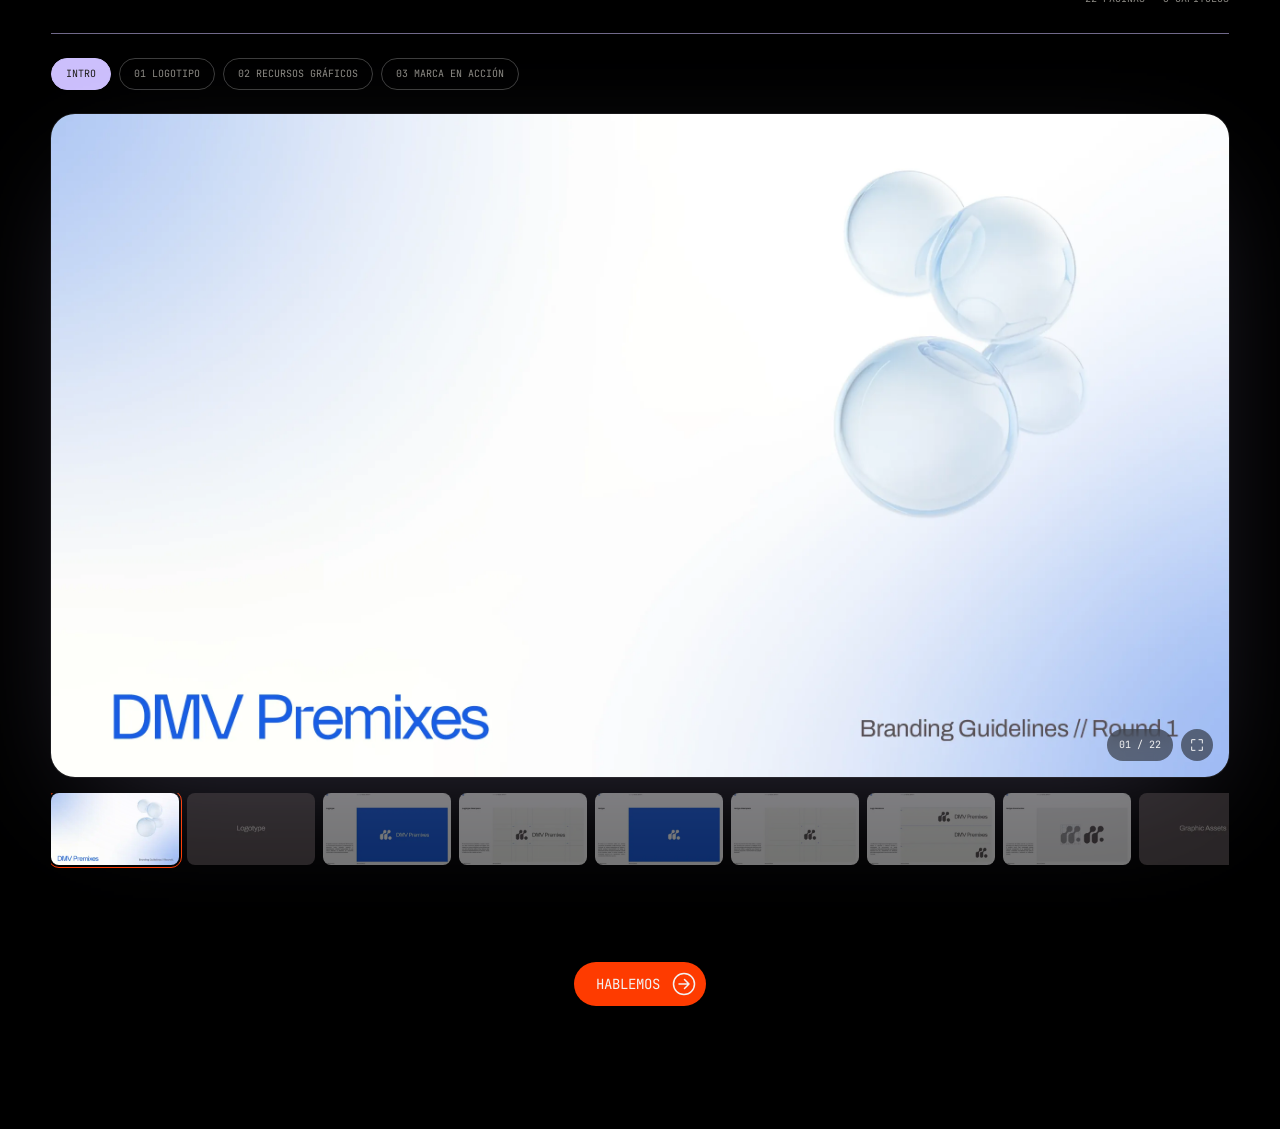
<file: proyecto-dmv-premixes.html>
<!doctype html>
<html lang="es">
<head>
  <meta charset="utf-8">
  <meta name="viewport" content="width=device-width, initial-scale=1">
  <title>DMV Premixes | Branding por Juan Carlos Carranza</title>
  <meta name="description" content="Branding para DMV Premixes, premezclas personalizadas para bebidas y nutrición: logotipo, isotipo, color, tipografía y aplicaciones de marca.">
  <link rel="canonical" href="https://hellojccs.com/proyecto-dmv-premixes.html">
  <meta property="og:url" content="https://hellojccs.com/proyecto-dmv-premixes.html">
  <meta property="og:type" content="website">
  <link rel="icon" href="assets/img/personaje-mini.jpg">
  <link rel="preconnect" href="https://fonts.googleapis.com">
  <link rel="preconnect" href="https://fonts.gstatic.com" crossorigin>
  <link href="https://fonts.googleapis.com/css2?family=JetBrains+Mono:wght@400;700&display=swap" rel="stylesheet">
  <link rel="preload" href="assets/fonts/Rinter-Regular.woff2" as="font" type="font/woff2" crossorigin>
  <link rel="stylesheet" href="styles.css">
</head>
<body class="am-page pj-page">
  <!-- Página de proyecto: se llega desde la tarjeta DMV Premixes en Proyectos. -->
  <a href="index.html#proyectos" class="btn btn-lilac am-back"><svg class="arrow" viewBox="0 0 24 24" aria-hidden="true"><use href="#i-arrow"/></svg> Volver</a>

  <main class="pj">
    <header class="pj-head">
      <p class="label">// Proyecto</p>
      <h1>DMV Premixes</h1>
      <p class="pj-tagline">Premezclas personalizadas para bebidas y nutrición</p>
      <dl class="pj-meta">
        <div><dt>Año</dt><dd>2026</dd></div>
        <div><dt>Servicio</dt><dd>Branding</dd></div>
      </dl>
    </header>

    <div class="pj-intro">
      <p>DMV Premixes desarrolla soluciones nutricionales y premezclas personalizadas para la industria. La identidad busca transmitir precisión y especialización con una expresión clara, técnica y contemporánea.</p>
      <p>El sistema combina un Royal Blue distintivo con tonos neutros, una tipografía editorial y una iconografía sencilla para cada área: molinos, aditivos, desinfección y tratamiento de agua.</p>
    </div>

    <figure class="pj-cover"><img src="assets/img/dmv/dmv-cover.webp" alt="DMV Premixes en un teléfono plegable: Precisión detrás de cada formulación" width="1800" height="1013"></figure>

    <blockquote class="pj-quote">
      <p>Precisión detrás de cada formulación.</p>
    </blockquote>

    <section class="deck" data-deck data-count="22" data-src="assets/img/dmv/guidelines/g-{n}.webp" data-thumb="assets/img/dmv/guidelines/t-{n}.webp" aria-label="Brand Guidelines de DMV Premixes">
      <div class="deck-head">
        <p class="label">// Brand Guidelines</p>
        <h2>Manual de marca</h2>
        <p class="deck-sub">22 páginas · 3 capítulos</p>
      </div>
      <nav class="deck-chapters" aria-label="Capítulos">
        <button type="button" data-go="1">Intro</button>
        <button type="button" data-go="2">01 Logotipo</button>
        <button type="button" data-go="9">02 Recursos gráficos</button>
        <button type="button" data-go="13">03 Marca en acción</button>
      </nav>
      <div class="deck-stage" tabindex="0">
        <img class="deck-img" src="assets/img/dmv/guidelines/g-01.webp" alt="Brand Guidelines de DMV Premixes, página 1 de 22" width="2560" height="1440">
        <button type="button" class="deck-nav deck-prev" aria-label="Página anterior"><svg viewBox="0 0 24 24" aria-hidden="true"><path d="M17 12H7M11.5 7.5 7 12l4.5 4.5" fill="none" stroke="currentColor" stroke-width="1.5" stroke-linecap="round" stroke-linejoin="round"/></svg></button>
        <button type="button" class="deck-nav deck-next" aria-label="Página siguiente"><svg viewBox="0 0 24 24" aria-hidden="true"><path d="M7 12h10M12.5 7.5 17 12l-4.5 4.5" fill="none" stroke="currentColor" stroke-width="1.5" stroke-linecap="round" stroke-linejoin="round"/></svg></button>
        <div class="deck-bar">
          <span class="deck-count" aria-live="polite">01 / 22</span>
          <button type="button" class="deck-full" aria-label="Ver en pantalla completa"><svg viewBox="0 0 24 24" aria-hidden="true"><path d="M4 9V4h5M20 9V4h-5M4 15v5h5M20 15v5h-5" fill="none" stroke="currentColor" stroke-width="1.5" stroke-linecap="round" stroke-linejoin="round"/></svg></button>
        </div>
      </div>
      <div class="deck-thumbs" role="tablist" aria-label="Páginas"></div>
    </section>

    <div class="pj-cta">
      <a href="index.html#contacto" class="btn">Hablemos <svg class="arrow" viewBox="0 0 24 24" aria-hidden="true"><use href="#i-arrow"/></svg></a>
    </div>
  </main>

  <svg width="0" height="0" style="position:absolute" aria-hidden="true">
    <symbol id="i-arrow" viewBox="0 0 24 24"><g fill="none" stroke="currentColor" stroke-width="1.5" stroke-linecap="round" stroke-linejoin="round"><circle cx="12" cy="12" r="10.5"/><path d="M7 12h10M12.5 7.5 17 12l-4.5 4.5"/></g></symbol>
  </svg>
  <script src="slider.js" defer></script>
  <script src="deck.js" defer></script>
</body>
</html>
</file>
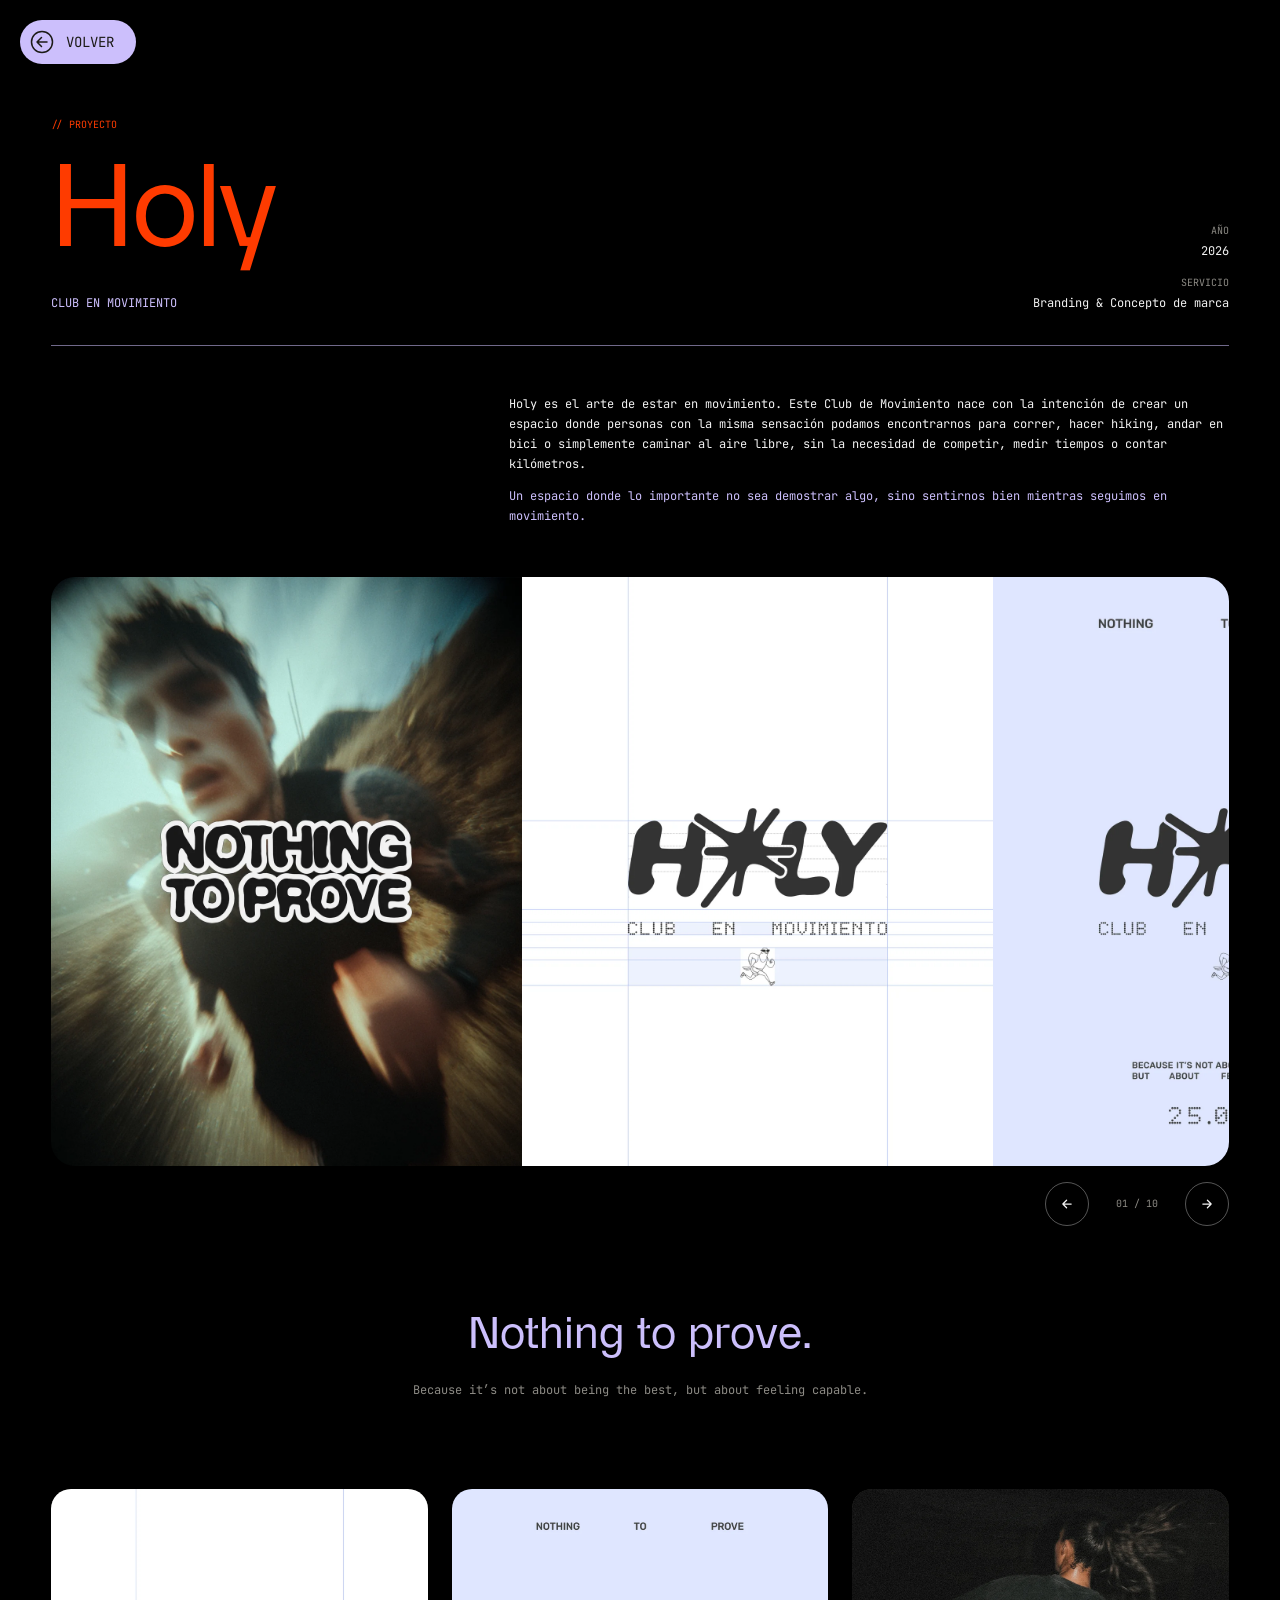
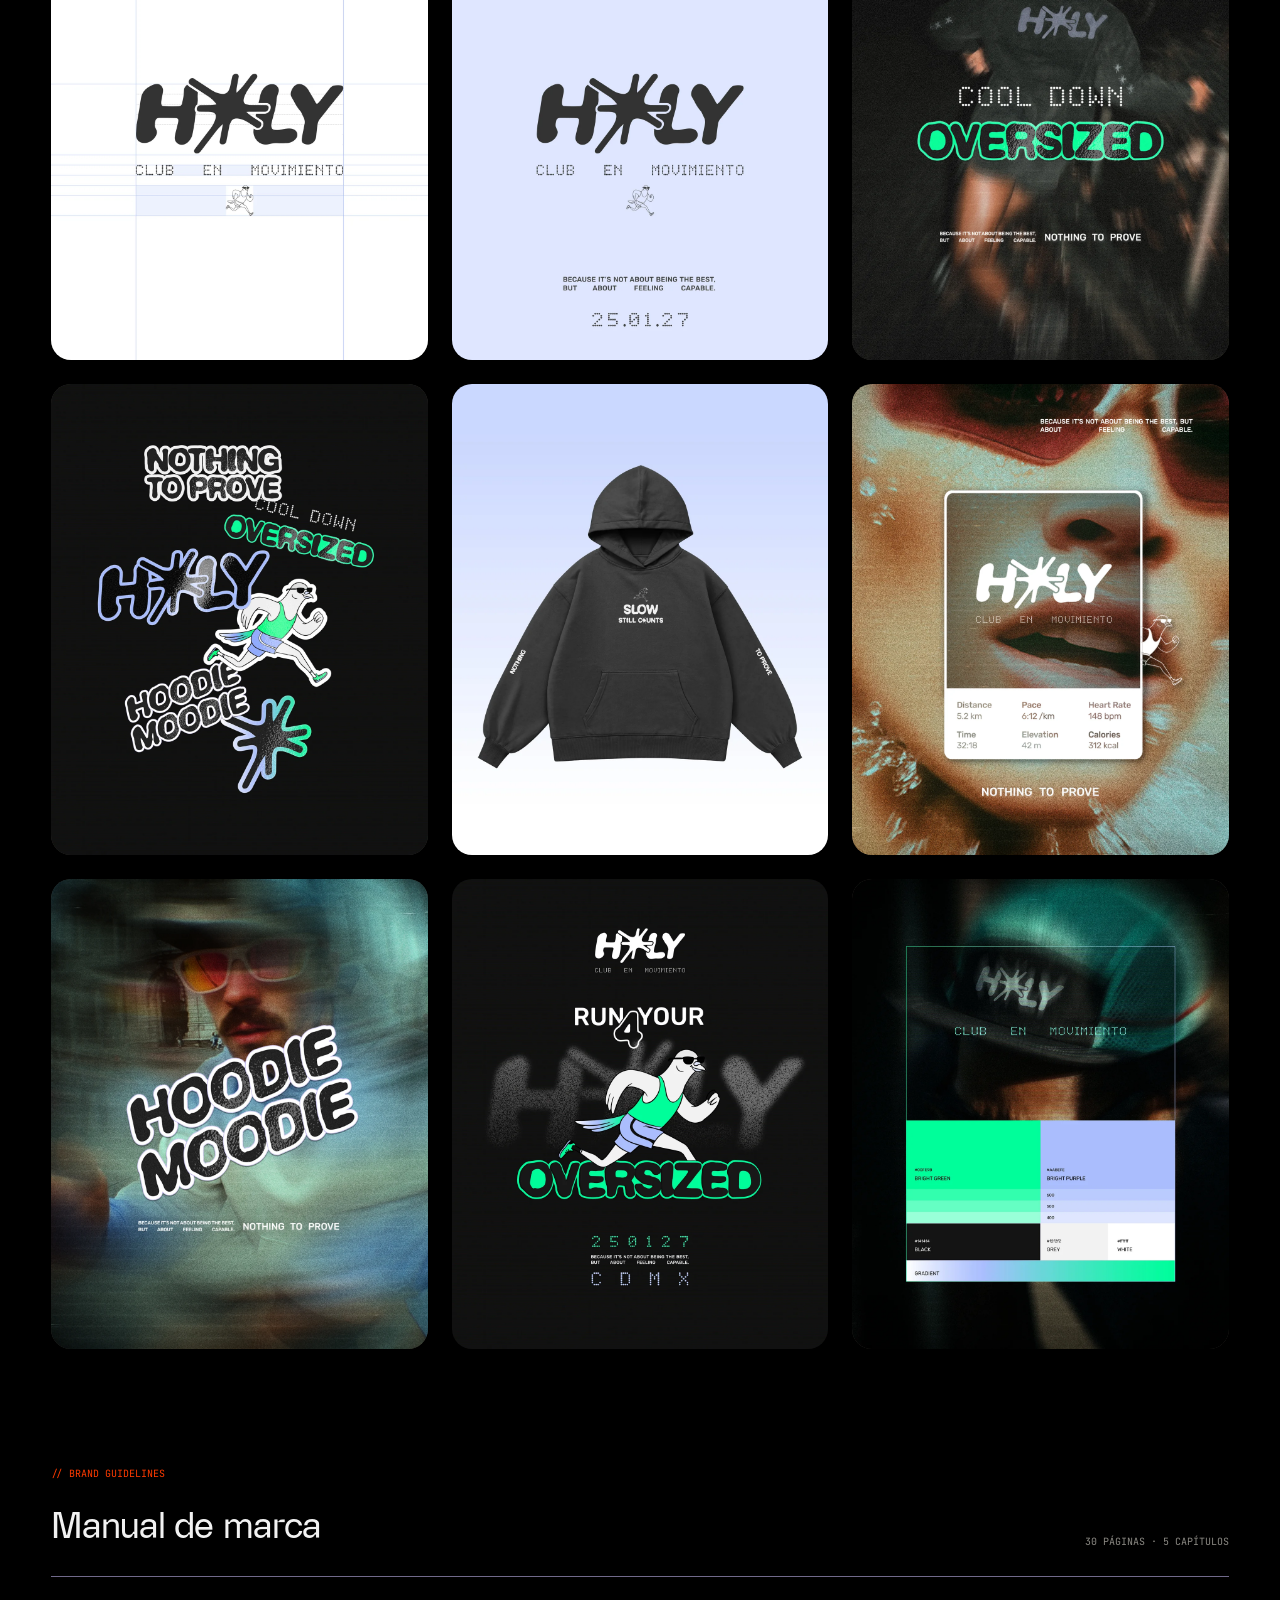
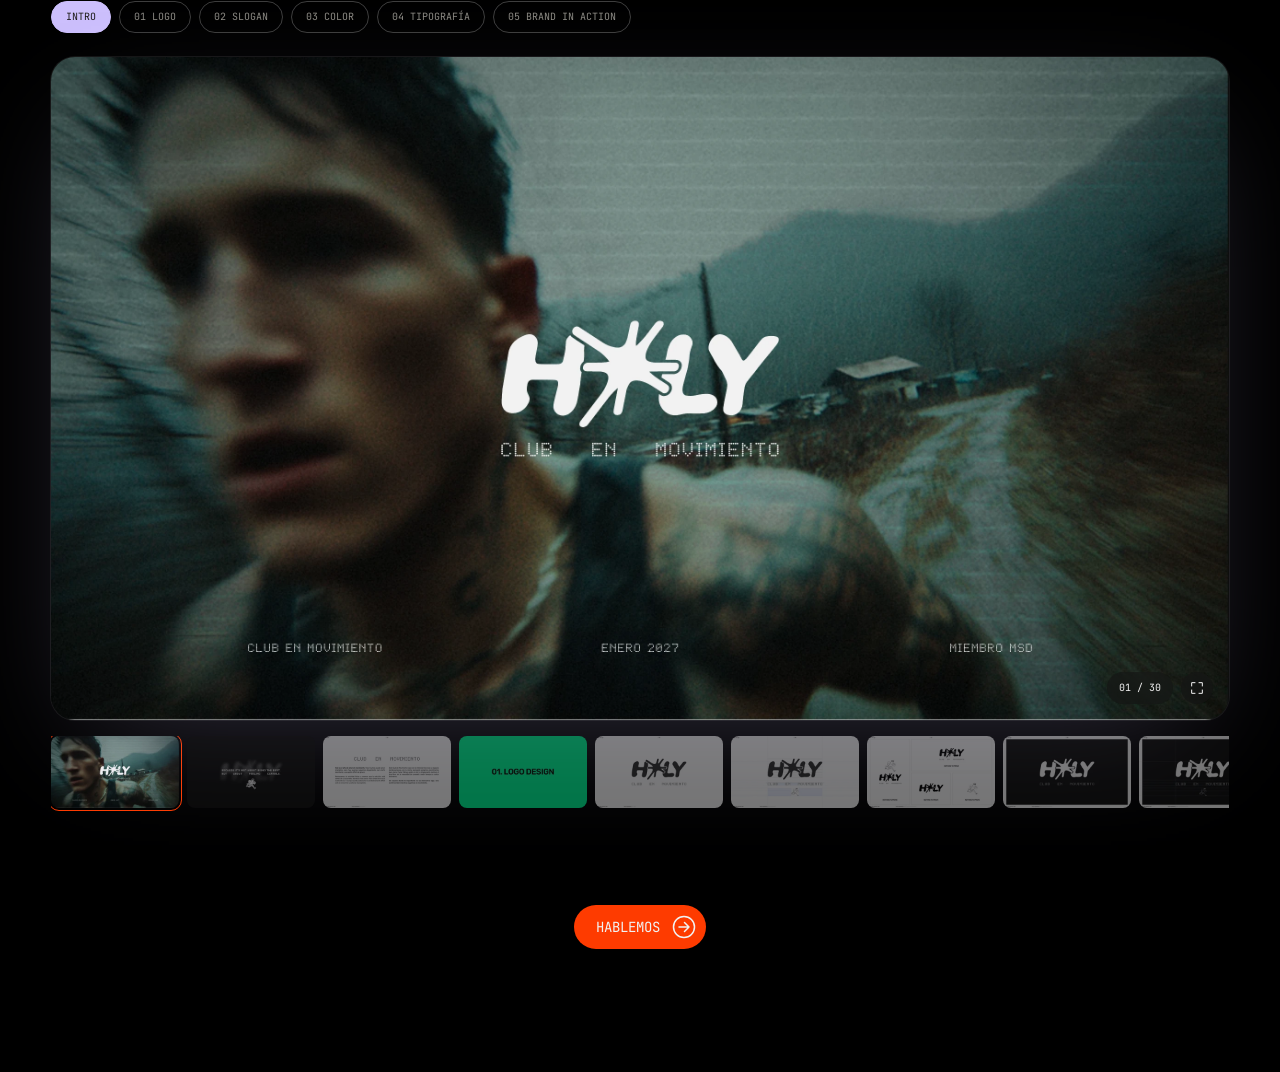
<file: proyecto-holy.html>
<!doctype html>
<html lang="es">
<head>
  <meta charset="utf-8">
  <meta name="viewport" content="width=device-width, initial-scale=1">
  <title>Holy — Juan Carlos Carranza</title>
  <meta name="description" content="Holy, club en movimiento. Branding y concepto de marca por Juan Carlos Carranza.">
  <link rel="canonical" href="https://hellojccs.com/proyecto-holy.html">
  <meta property="og:url" content="https://hellojccs.com/proyecto-holy.html">
  <meta property="og:type" content="website">
  <link rel="icon" href="assets/img/personaje-mini.jpg">
  <link rel="preconnect" href="https://fonts.googleapis.com">
  <link rel="preconnect" href="https://fonts.gstatic.com" crossorigin>
  <link href="https://fonts.googleapis.com/css2?family=JetBrains+Mono:wght@400;700&display=swap" rel="stylesheet">
  <link rel="preload" href="assets/fonts/Rinter-Regular.woff2" as="font" type="font/woff2" crossorigin>
  <link rel="stylesheet" href="styles.css">
</head>
<body class="am-page pj-page">
  <!-- Página de proyecto: se llega desde la tarjeta Holy en Proyectos. -->
  <a href="index.html#proyectos" class="btn btn-lilac am-back"><svg class="arrow" viewBox="0 0 24 24" aria-hidden="true"><use href="#i-arrow"/></svg> Volver</a>

  <main class="pj">
    <header class="pj-head">
      <p class="label">// Proyecto</p>
      <h1>Holy</h1>
      <p class="pj-tagline">Club en movimiento</p>
      <dl class="pj-meta">
        <div><dt>Año</dt><dd>2026</dd></div>
        <div><dt>Servicio</dt><dd>Branding &amp; Concepto de marca</dd></div>
      </dl>
    </header>

    <div class="pj-intro">
      <p>Holy es el arte de estar en movimiento. Este Club de Movimiento nace con la intención de crear un espacio donde personas con la misma sensación podamos encontrarnos para correr, hacer hiking, andar en bici o simplemente caminar al aire libre, sin la necesidad de competir, medir tiempos o contar kilómetros.</p>
      <p>Un espacio donde lo importante no sea demostrar algo, sino sentirnos bien mientras seguimos en movimiento.</p>
    </div>

    <div class="pj-cover slider" data-slider data-controls aria-roledescription="carrusel" aria-label="Imágenes del proyecto Holy">
      <div class="slider-track">
          <img src="assets/img/holy/holy-01.webp" alt="" loading="lazy">
          <img src="assets/img/holy/holy-02.webp" alt="" loading="lazy">
          <img src="assets/img/holy/holy-03.webp" alt="" loading="lazy">
          <img src="assets/img/holy/holy-04.webp" alt="" loading="lazy">
          <img src="assets/img/holy/holy-05.webp" alt="" loading="lazy">
          <img src="assets/img/holy/holy-06.webp" alt="" loading="lazy">
          <img src="assets/img/holy/holy-07.webp" alt="" loading="lazy">
          <img src="assets/img/holy/holy-08.webp" alt="" loading="lazy">
          <img src="assets/img/holy/holy-09.webp" alt="" loading="lazy">
          <img src="assets/img/holy/holy-10.webp" alt="" loading="lazy">
      </div>
    </div>

    <blockquote class="pj-quote">
      <p>Nothing to prove.</p>
      <cite>Because it&rsquo;s not about being the best, but about feeling capable.</cite>
    </blockquote>

    <section class="pj-gallery" aria-label="Galería del proyecto">
        <figure class="pj-item"><img src="assets/img/holy/holy-02.webp" alt="Construcción del logotipo Holy sobre retícula" loading="lazy"></figure>
        <figure class="pj-item"><img src="assets/img/holy/holy-03.webp" alt="Póster lila: Nothing to prove" loading="lazy"></figure>
        <figure class="pj-item"><img src="assets/img/holy/holy-04.webp" alt="Póster Cool Down Oversized" loading="lazy"></figure>
        <figure class="pj-item"><img src="assets/img/holy/holy-05.webp" alt="Stickers de Holy" loading="lazy"></figure>
        <figure class="pj-item"><img src="assets/img/holy/holy-06.webp" alt="Hoodie Slow still counts" loading="lazy"></figure>
        <figure class="pj-item"><img src="assets/img/holy/holy-07.webp" alt="Póster con estadísticas de carrera" loading="lazy"></figure>
        <figure class="pj-item"><img src="assets/img/holy/holy-08.webp" alt="Póster Hoodie Moodie" loading="lazy"></figure>
        <figure class="pj-item"><img src="assets/img/holy/holy-09.webp" alt="Póster Run 4 Your Oversized" loading="lazy"></figure>
        <figure class="pj-item"><img src="assets/img/holy/holy-10.webp" alt="Gorra Holy y paleta de color" loading="lazy"></figure>
    </section>

    <section class="deck" data-deck data-count="30" data-src="assets/img/holy/guidelines/g-{n}.webp" data-thumb="assets/img/holy/guidelines/t-{n}.webp" aria-label="Brand Guidelines de Holy">
      <div class="deck-head">
        <p class="label">// Brand Guidelines</p>
        <h2>Manual de marca</h2>
        <p class="deck-sub">30 páginas · 5 capítulos</p>
      </div>
      <nav class="deck-chapters" aria-label="Capítulos">
        <button type="button" data-go="1">Intro</button>
        <button type="button" data-go="4">01 Logo</button>
        <button type="button" data-go="13">02 Slogan</button>
        <button type="button" data-go="16">03 Color</button>
        <button type="button" data-go="19">04 Tipografía</button>
        <button type="button" data-go="24">05 Brand in action</button>
      </nav>
      <div class="deck-stage" tabindex="0">
        <img class="deck-img" src="assets/img/holy/guidelines/g-01.webp" alt="Brand Guidelines de Holy, página 1 de 30" width="2560" height="1440">
        <button type="button" class="deck-nav deck-prev" aria-label="Página anterior"><svg viewBox="0 0 24 24" aria-hidden="true"><path d="M17 12H7M11.5 7.5 7 12l4.5 4.5" fill="none" stroke="currentColor" stroke-width="1.5" stroke-linecap="round" stroke-linejoin="round"/></svg></button>
        <button type="button" class="deck-nav deck-next" aria-label="Página siguiente"><svg viewBox="0 0 24 24" aria-hidden="true"><path d="M7 12h10M12.5 7.5 17 12l-4.5 4.5" fill="none" stroke="currentColor" stroke-width="1.5" stroke-linecap="round" stroke-linejoin="round"/></svg></button>
        <div class="deck-bar">
          <span class="deck-count" aria-live="polite">01 / 30</span>
          <button type="button" class="deck-full" aria-label="Ver en pantalla completa"><svg viewBox="0 0 24 24" aria-hidden="true"><path d="M4 9V4h5M20 9V4h-5M4 15v5h5M20 15v5h-5" fill="none" stroke="currentColor" stroke-width="1.5" stroke-linecap="round" stroke-linejoin="round"/></svg></button>
        </div>
      </div>
      <div class="deck-thumbs" role="tablist" aria-label="Páginas"></div>
    </section>

    <div class="pj-cta">
      <a href="index.html#contacto" class="btn">Hablemos <svg class="arrow" viewBox="0 0 24 24" aria-hidden="true"><use href="#i-arrow"/></svg></a>
    </div>
  </main>

  <svg width="0" height="0" style="position:absolute" aria-hidden="true">
    <symbol id="i-arrow" viewBox="0 0 24 24"><g fill="none" stroke="currentColor" stroke-width="1.5" stroke-linecap="round" stroke-linejoin="round"><circle cx="12" cy="12" r="10.5"/><path d="M7 12h10M12.5 7.5 17 12l-4.5 4.5"/></g></symbol>
  </svg>
  <script src="slider.js" defer></script>
  <script src="deck.js" defer></script>
</body>
</html>
</file>
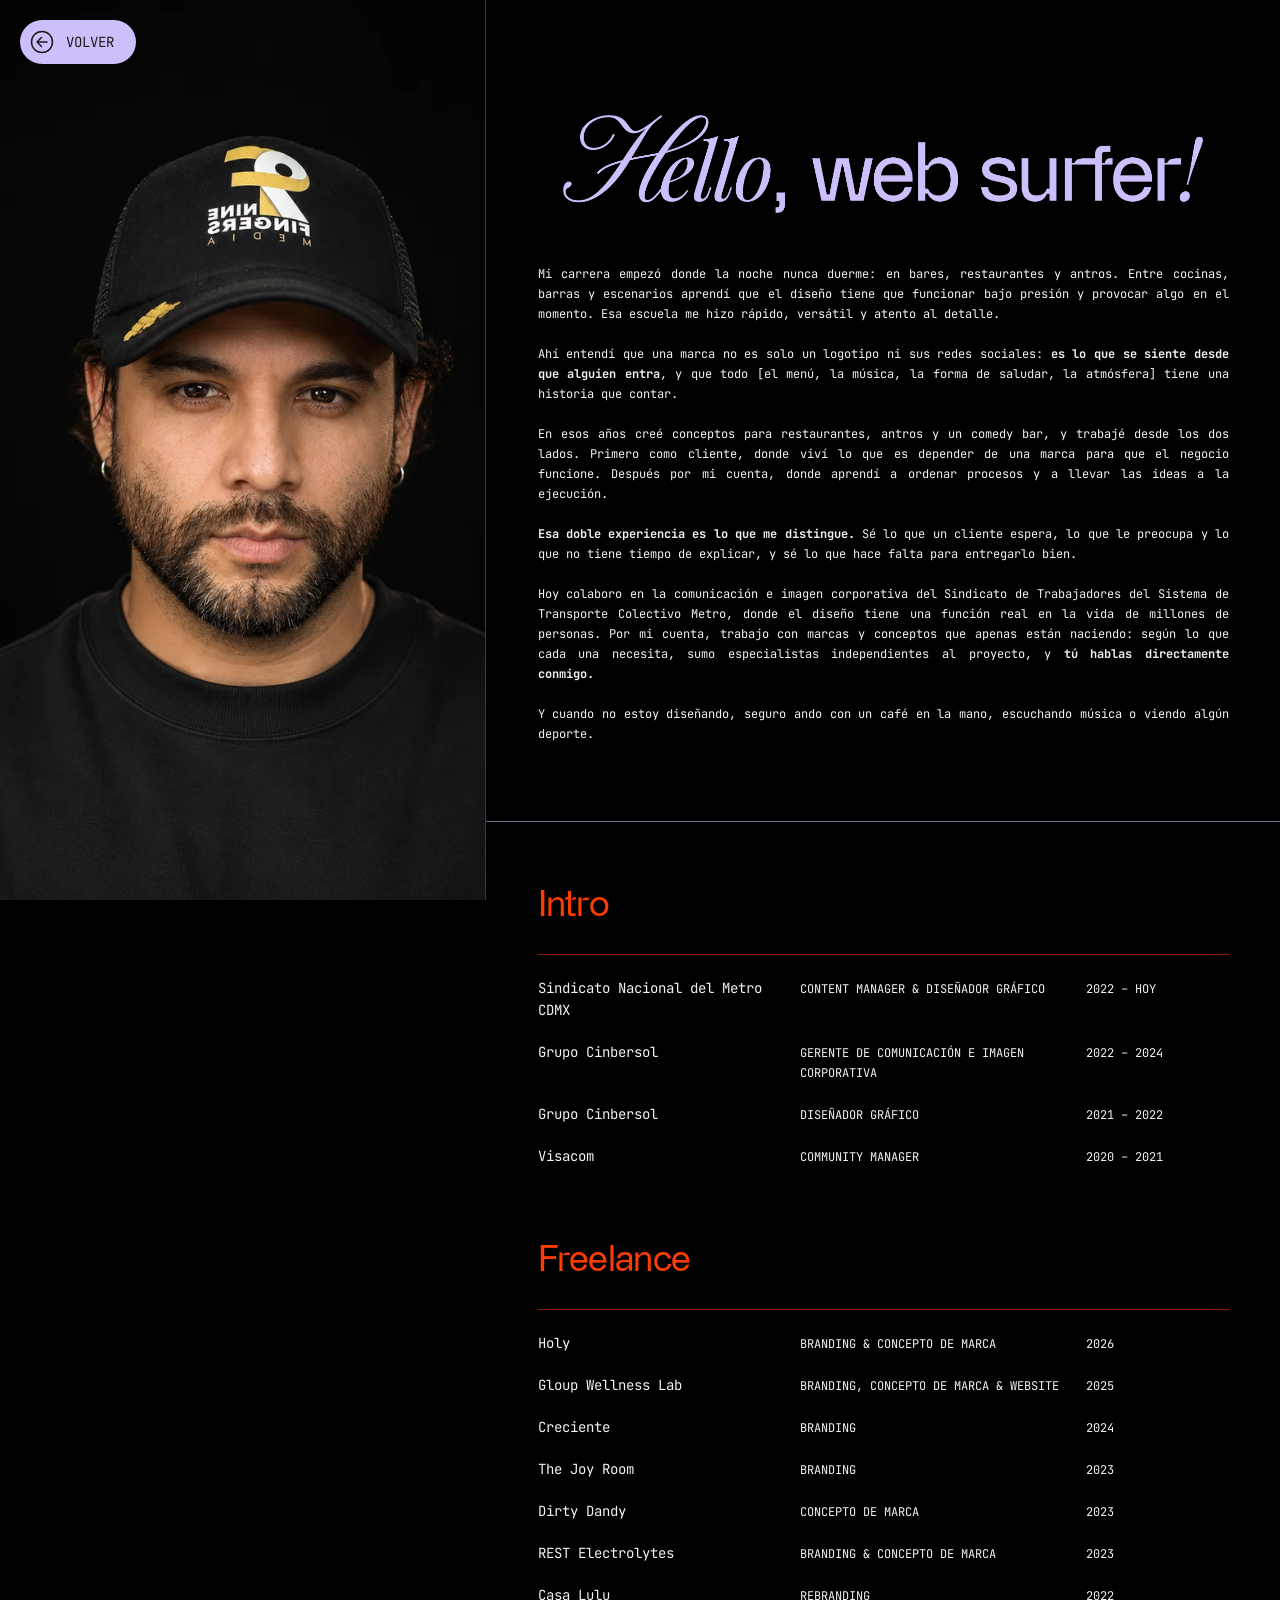
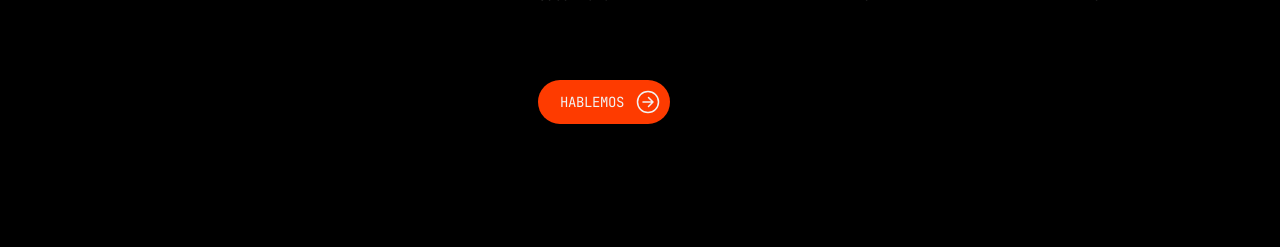
<file: sobre-mi.html>
<!doctype html>
<html lang="es">
<head>
  <meta charset="utf-8">
  <meta name="viewport" content="width=device-width, initial-scale=1">
  <title>Sobre mí | Juan Carlos Carranza, Brand &amp; Visual Designer</title>
  <meta name="description" content="De la vida nocturna al diseño de marca: la trayectoria de Juan Carlos Carranza, su trabajo con el Metro CDMX y sus proyectos freelance.">
  <link rel="canonical" href="https://hellojccs.com/sobre-mi.html">
  <meta property="og:url" content="https://hellojccs.com/sobre-mi.html">
  <meta property="og:type" content="website">
  <link rel="icon" href="assets/img/personaje-mini.jpg">
  <link rel="preconnect" href="https://fonts.googleapis.com">
  <link rel="preconnect" href="https://fonts.gstatic.com" crossorigin>
  <link href="https://fonts.googleapis.com/css2?family=JetBrains+Mono:wght@400;700&display=swap" rel="stylesheet">
  <link rel="preload" href="assets/fonts/Rinter-Regular.woff2" as="font" type="font/woff2" crossorigin>
  <link rel="stylesheet" href="styles.css">
</head>
<body class="am-page">
  <!-- Página "Sobre mí": se llega desde el botón "Conoce más" del inicio. -->
  <a href="index.html#sobre-mi" class="btn btn-lilac am-back"><svg class="arrow" viewBox="0 0 24 24" aria-hidden="true"><use href="#i-arrow"/></svg> Volver</a>

  <main class="am">
    <div class="am-photo">
      <img src="assets/img/juan-carlos.webp" alt="Retrato de Juan Carlos Carranza" width="880" height="1100">
    </div>

    <div class="am-main">
      <section class="am-intro">
        <h1><span class="sr-only">Sobre mí: Juan Carlos Carranza</span><img src="assets/img/hello-web-surfer.webp" alt="Hello, web surfer!" width="2475" height="379"></h1>
        <p>Mi carrera empezó donde la noche nunca duerme: en bares, restaurantes y antros. Entre cocinas, barras y escenarios aprendí que el diseño tiene que funcionar bajo presión y provocar algo en el momento. Esa escuela me hizo rápido, versátil y atento al detalle.</p>
        <p>Ahí entendí que una marca no es solo un logotipo ni sus redes sociales: <strong>es lo que se siente desde que alguien entra</strong>, y que todo [el menú, la música, la forma de saludar, la atmósfera] tiene una historia que contar.</p>
        <p>En esos años creé conceptos para restaurantes, antros y un comedy bar, y trabajé desde los dos lados. Primero como cliente, donde viví lo que es depender de una marca para que el negocio funcione. Después por mi cuenta, donde aprendí a ordenar procesos y a llevar las ideas a la ejecución.</p>
        <p><strong>Esa doble experiencia es lo que me distingue.</strong> Sé lo que un cliente espera, lo que le preocupa y lo que no tiene tiempo de explicar, y sé lo que hace falta para entregarlo bien.</p>
        <p>Hoy colaboro en la comunicación e imagen corporativa del Sindicato de Trabajadores del Sistema de Transporte Colectivo Metro, donde el diseño tiene una función real en la vida de millones de personas. Por mi cuenta, trabajo con marcas y conceptos que apenas están naciendo: según lo que cada una necesita, sumo especialistas independientes al proyecto, y <strong>tú hablas directamente conmigo.</strong></p>
        <p>Y cuando no estoy diseñando, seguro ando con un café en la mano, escuchando música o viendo algún deporte.</p>
      </section>

      <section class="am-block">
        <h2>Intro</h2>
        <ol class="am-list">
          <li><span class="am-name">Sindicato Nacional del Metro CDMX</span><span class="am-role">Content Manager &amp; Diseñador Gráfico</span><span class="am-year">2022 – hoy</span></li>
          <li><span class="am-name">Grupo Cinbersol</span><span class="am-role">Gerente de Comunicación e Imagen Corporativa</span><span class="am-year">2022 – 2024</span></li>
          <li><span class="am-name">Grupo Cinbersol</span><span class="am-role">Diseñador Gráfico</span><span class="am-year">2021 – 2022</span></li>
          <li><span class="am-name">Visacom</span><span class="am-role">Community Manager</span><span class="am-year">2020 – 2021</span></li>
        </ol>
      </section>

      <section class="am-block">
        <h2>Freelance</h2>
        <ol class="am-list">
          <li><span class="am-name">Holy</span><span class="am-role">Branding &amp; Concepto de marca</span><span class="am-year">2026</span></li>
          <li><span class="am-name">Gloup Wellness Lab</span><span class="am-role">Branding, Concepto de marca &amp; Website</span><span class="am-year">2025</span></li>
          <li><span class="am-name">Creciente</span><span class="am-role">Branding</span><span class="am-year">2024</span></li>
          <li><span class="am-name">The Joy Room</span><span class="am-role">Branding</span><span class="am-year">2023</span></li>
          <li><span class="am-name">Dirty Dandy</span><span class="am-role">Concepto de marca</span><span class="am-year">2023</span></li>
          <li><span class="am-name">REST Electrolytes</span><span class="am-role">Branding &amp; Concepto de marca</span><span class="am-year">2023</span></li>
          <li><span class="am-name">Casa Lulu</span><span class="am-role">Rebranding</span><span class="am-year">2022</span></li>
        </ol>
        <a href="index.html#contacto" class="btn am-cta">Hablemos <svg class="arrow" viewBox="0 0 24 24" aria-hidden="true"><use href="#i-arrow"/></svg></a>
      </section>
    </div>
  </main>

  <svg width="0" height="0" style="position:absolute" aria-hidden="true">
    <symbol id="i-arrow" viewBox="0 0 24 24"><g fill="none" stroke="currentColor" stroke-width="1.5" stroke-linecap="round" stroke-linejoin="round"><circle cx="12" cy="12" r="10.5"/><path d="M7 12h10M12.5 7.5 17 12l-4.5 4.5"/></g></symbol>
  </svg>
</body>
</html>
</file>
<file: styles.css>
/* Tipografía Rinter (Thunder Type, con licencia). Inter queda de respaldo. */
@font-face {
  font-family: "Rinter";
  src: url("assets/fonts/Rinter-Regular.woff2") format("woff2");
  font-weight: 400; font-style: normal; font-display: swap;
}

/* =========================================================
   COLORES Y TIPOGRAFÍA
   Cambia estos valores para ajustar toda la paleta del sitio.
   ========================================================= */
:root {
  /* Paleta del sistema visual */
  --black:  #1C1B17;  /* negro */
  --orange: #FE3B00;  /* naranja */
  --lilac:  #CCBFFC;  /* lila */
  --paper:  #F2F2F2;  /* gris claro */
  --white:  #F2F2F2;
  --grey:   #8C8A84;  /* texto secundario sobre negro */
  --grey-l: #6B6963;  /* texto secundario sobre gris claro */
  --line:   #33322D;  /* líneas sobre negro */
  --line-l: #D9D8D4;  /* líneas sobre gris claro */
  --tile:   #262520;  /* fondo de tarjetas */

  /* Tipografía del sistema visual */
  --sans: "Rinter", "Helvetica Neue", Arial, sans-serif;
  --mono: "JetBrains Mono", ui-monospace, Menlo, monospace;
  --track: -0.02em;   /* tracking -20 */
  --gutter: clamp(16px, 4vw, 56px);
  --max: 1320px;
}

* { box-sizing: border-box; margin: 0; padding: 0; }
html { scroll-behavior: smooth; scroll-padding-top: 100px; }
body {
  background: var(--black); color: var(--white);
  font-family: var(--mono); font-size: 12px; line-height: 20px;   /* Base 12/20 */
  -webkit-font-smoothing: antialiased; overflow-x: hidden;
}
a { color: inherit; text-decoration: none; }
img { display: block; max-width: 100%; }
::selection { background: var(--orange); color: var(--white); }
h1, h2, h3 { font-family: var(--sans); font-weight: 400; letter-spacing: var(--track); }
svg { width: 20px; height: 20px; flex: none; }

/* ---------- Estilos de texto del sistema ---------- */
.t-h1 { font-family: var(--sans); font-size: 36px; line-height: 44px; font-weight: 400; letter-spacing: var(--track); }
.t-h2 { font-family: var(--sans); font-size: 20px; line-height: 28px; font-weight: 400; letter-spacing: var(--track); }
.t-lg { font-family: var(--mono); font-size: 14px; line-height: 22px; }
.t-sm { font-family: var(--mono); font-size: 10px; line-height: 20px; text-transform: uppercase; }

/* ---------- Botones del sistema (píldoras con borde) ---------- */
.btn {
  display: inline-flex; align-items: center; gap: 12px; height: 44px; padding: 0 10px 0 22px;
  border-radius: 999px; border: 1.5px solid var(--paper);
  font-family: var(--mono); font-size: 14px; line-height: 22px; text-transform: uppercase; white-space: nowrap;
  background: var(--orange); color: var(--paper);
  transition: background .2s, color .2s, border-color .2s;
}
.btn .arrow { width: 24px; height: 24px; transition: transform .25s; }
.btn:hover { background: var(--black); color: var(--paper); }
.btn:hover .arrow { transform: translateX(3px); }
.btn-lilac { background: var(--lilac); color: var(--black); border-color: var(--black); }
.btn-lilac:hover { background: var(--orange); color: var(--paper); border-color: var(--paper); }
.light .btn { border-color: var(--black); }
.btn-sm { height: 42px; }
.arrow { width: 24px; height: 24px; }

/* Botón de ícono (WhatsApp, redes) */
.icon-btn {
  width: 44px; height: 44px; border-radius: 50%; flex: none;
  display: grid; place-items: center;
  background: #3A3935; color: var(--paper); border: 1.5px solid var(--paper);
  transition: background .2s, transform .2s;
}
.icon-btn svg { width: 22px; height: 22px; }
.icon-btn:hover { background: var(--orange); }

/* ---------- Menú ---------- */
.nav {
  position: fixed; top: 26px; left: 50%; transform: translateX(-50%); z-index: 60;
  width: max-content; max-width: calc(100vw - 24px);
  display: flex; align-items: center; gap: 28px;
  height: 62px; padding: 0 8px; border-radius: 999px;
  /* vidrio esmerilado oscuro */
  background:
    linear-gradient(180deg, rgba(255,255,255,.055), rgba(255,255,255,.015) 50%, rgba(255,255,255,.03)),
    rgba(20, 19, 17, .9);
  backdrop-filter: blur(18px) saturate(140%); -webkit-backdrop-filter: blur(18px) saturate(140%);
  box-shadow: inset 0 1px 0 rgba(255,255,255,.08), 0 30px 60px -20px rgba(0,0,0,.95), 0 0 0 1px rgba(0,0,0,.6);
  transition: gap .35s ease;
}
.nav-brand { flex: none; display: flex; align-items: center; gap: 12px; color: var(--orange); }
.nav-brand img { width: 42px; height: 42px; border-radius: 50%; object-fit: cover; }
.nav-name { font-family: var(--sans); font-size: 16px; letter-spacing: var(--track); white-space: nowrap; overflow: hidden; max-width: 420px; transition: max-width .35s ease, opacity .25s; }
.nav-links { position: relative; display: flex; align-items: center; height: 42px; gap: 2px; }
.nav::before {                       /* borde fino de luz: naranja a la izquierda, lila a la derecha */
  content: ""; position: absolute; inset: 0; border-radius: inherit; padding: 1px; pointer-events: none;
  background: linear-gradient(100deg, rgba(254,59,0,.45), rgba(255,255,255,.12) 18%, rgba(255,255,255,.05) 50%, rgba(204,191,252,.35));
  -webkit-mask: linear-gradient(#000 0 0) content-box, linear-gradient(#000 0 0); -webkit-mask-composite: xor; mask-composite: exclude;
}
.nav-links { height: 48px; }
.nav-links .tab {
  position: relative; z-index: 2; display: flex; align-items: center; height: 100%; padding: 0 20px; border-radius: 999px;
  font-family: var(--mono); font-size: 12px; line-height: 20px; text-transform: uppercase; color: #6E6C67; white-space: nowrap; transition: color .3s;
}
.nav-links .tab:hover { color: #B9B7B1; }
.nav-links .tab.is-active, .nav-links .tab.is-lit { color: var(--paper); }
.nav-links .tab:focus-visible { outline: 2px solid rgba(242,242,242,.6); outline-offset: -3px; }

/* Botón CTA del menú, con las reglas de los botones: lila → naranja al pasar el mouse → negro al presionar */
.nav .nav-cta { background: var(--lilac); color: var(--black); border-color: var(--black); }
.nav .nav-cta:hover { background: var(--orange); color: var(--paper); border-color: var(--paper); }
.nav .nav-cta:active { background: var(--black); color: var(--paper); border-color: var(--paper); }

/* ---------- Efecto spotlight en el menú ---------- */
.nav { --light: 228, 240, 236; }
.active-pill, .hover-pill { position: absolute; top: 0; left: 0; height: 100%; width: 0; border-radius: 999px; pointer-events: none; opacity: 0; }
.active-pill {                       /* píldora de vidrio en relieve, con la forma de los botones CTA */
  z-index: 1;
  background: linear-gradient(180deg, rgba(255,255,255,.13), rgba(255,255,255,.05) 55%, rgba(255,255,255,.07));
  box-shadow: inset 0 1px 0 rgba(255,255,255,.22), 0 8px 20px -8px rgba(0,0,0,.9), 0 0 24px -6px rgba(230,240,236,.22);
}
.active-pill::after, .hover-pill::after {   /* aro de luz del vidrio */
  content: ""; position: absolute; inset: 0; border-radius: inherit; padding: 1.5px; pointer-events: none;
  background: linear-gradient(180deg, rgba(255,255,255,.55), rgba(255,255,255,.06) 55%, rgba(204,191,252,.3));
  -webkit-mask: linear-gradient(#000 0 0) content-box, linear-gradient(#000 0 0); -webkit-mask-composite: xor; mask-composite: exclude;
}
.active-pill::before {               /* destello en el borde superior, donde cae la luz */
  content: ""; position: absolute; left: 18%; right: 18%; top: -2px; height: 2px; border-radius: 2px;
  background: radial-gradient(closest-side, rgba(255,245,230,.95), transparent); filter: blur(.5px);
}
.hover-pill { z-index: 0; background: rgba(255,255,255,.04); }
.hover-pill::after { background: linear-gradient(180deg, rgba(255,255,255,.16), rgba(255,255,255,.02)); }
.beam {
  position: absolute; left: 0; bottom: 54px; width: 0; height: 160px; pointer-events: none; opacity: 0;
  transform-origin: 50% 100%; mix-blend-mode: screen; filter: blur(5px);
}
.beam::before, .beam i {
  content: ""; position: absolute; inset: 0;
  clip-path: polygon(calc(50% - var(--top, 5px)) 0, calc(50% + var(--top, 5px)) 0, 100% 100%, 0 100%);
}
.beam::before { background: linear-gradient(180deg, rgba(var(--light),0), rgba(var(--light),.12) 45%, rgba(var(--light),.38) 92%, rgba(var(--light),.5)); }
.beam i {
  background: repeating-linear-gradient(90deg, rgba(var(--light),0) 0 9px, rgba(var(--light),.16) 9px 12px, rgba(var(--light),0) 12px 22px);
  -webkit-mask: linear-gradient(180deg, transparent, #000 70%); mask: linear-gradient(180deg, transparent, #000 70%);
  animation: breathe 3.6s ease-in-out infinite;
}
@keyframes breathe { 50% { opacity: .35; } }
.rimlight { position: absolute; top: -1.5px; left: 0; width: 0; height: 2px; z-index: 3; pointer-events: none; opacity: 0;
  background: radial-gradient(closest-side, rgba(228,255,246,.9), rgba(228,255,246,0)); }
.floor { position: absolute; top: 48px; left: 0; width: 0; height: 44px; border-radius: 50%; pointer-events: none; opacity: 0;
  background: rgba(200,235,225,.22); filter: blur(18px); mix-blend-mode: screen; z-index: -1; }
.nav-cta, .nav-wa { transition: opacity .25s; }
.nav-wa { display: none; }
/* Versión compacta (al bajar) */
.nav.is-compact .nav-name { max-width: 0; opacity: 0; margin-left: -12px; }
.nav.is-compact .nav-cta { display: none; }
.nav.is-compact .nav-wa { display: grid; }

/* ---------- Botones flotantes ---------- */
.float { position: fixed; left: 14px; bottom: 24px; z-index: 40; list-style: none; display: flex; flex-direction: column; gap: 10px; }

/* ---------- Portada ---------- */
.hero {
  min-height: 100svh;
  display: flex; flex-direction: column; align-items: center; justify-content: center; text-align: center;
  padding: 130px var(--gutter) 80px;
}
/* Personaje del hero */
.toy {
  position: relative; display: block; border: 0; background: none; cursor: pointer; padding: 0;
  width: clamp(170px, 20vw, 270px); aspect-ratio: 697 / 900; margin-bottom: clamp(28px, 4vw, 48px);
  perspective: 900px; -webkit-tap-highlight-color: transparent;
}
.toy:focus-visible { outline: 2px solid rgba(242,242,242,.6); outline-offset: 8px; border-radius: 24px; }
.toy-glow {                         /* halo naranja detrás, tu color */
  position: absolute; left: 50%; top: 46%; width: 115%; aspect-ratio: 1; border-radius: 50%;
  transform: translate(-50%, -50%);
  background: radial-gradient(circle, rgba(254,59,0,.55), rgba(254,59,0,.18) 45%, transparent 70%);
  filter: blur(10px); animation: glow 4.2s ease-in-out infinite;
}
.toy-body { position: absolute; inset: 0; display: block; transform-style: preserve-3d; will-change: transform; }
.toy-body img {
  width: 100%; height: 100%; object-fit: contain; display: block;
  filter: drop-shadow(0 18px 24px rgba(0,0,0,.45));
  transform-origin: 50% 100%;
  animation: toy-drop 1.1s cubic-bezier(.3,.7,.3,1) both, toy-float 4.2s ease-in-out 1.1s infinite;
}
.toy-shadow {                       /* sombra en el piso que se achica cuando flota */
  position: absolute; left: 50%; bottom: -4%; width: 62%; height: 7%; border-radius: 50%;
  transform: translateX(-50%); background: radial-gradient(closest-side, rgba(0,0,0,.6), transparent);
  animation: toy-shadow 4.2s ease-in-out 1.1s infinite;
}
/* entrada: cae, se aplasta al tocar el piso y rebota */
@keyframes toy-drop {
  0%   { transform: translateY(-120px) scale(.9, 1.08); opacity: 0; }
  45%  { transform: translateY(0) scale(.96, 1.04); opacity: 1; }
  58%  { transform: translateY(0) scale(1.1, .88); }
  74%  { transform: translateY(-22px) scale(.97, 1.04); }
  88%  { transform: translateY(0) scale(1.04, .96); }
  100% { transform: translateY(0) scale(1, 1); }
}
@keyframes toy-float { 50% { transform: translateY(-12px) rotate(-1.2deg); } }
@keyframes toy-shadow { 50% { transform: translateX(-50%) scale(.82); opacity: .7; } }
@keyframes glow { 50% { opacity: .75; transform: translate(-50%, -50%) scale(.94); } }
/* al tocarlo: salta para saludar */
.toy.is-hop .toy-body img { animation: toy-hop .9s cubic-bezier(.3,.7,.3,1); }
@keyframes toy-hop {
  0%   { transform: translateY(0) scale(1, 1); }
  15%  { transform: translateY(0) scale(1.1, .88); }
  45%  { transform: translateY(-46px) scale(.95, 1.06) rotate(-6deg); }
  60%  { transform: translateY(-46px) rotate(6deg); }
  80%  { transform: translateY(0) scale(1.08, .92) rotate(0); }
  100% { transform: translateY(0) scale(1, 1); }
}
@keyframes bob { 50% { transform: translateY(-10px); } }
.hero h1 { color: var(--orange); font-size: clamp(36px, 4.8vw, 72px); line-height: 1.05; }  /* título grande de portada */
.hero-text { max-width: 68ch; margin-top: 28px; color: #D9D8D4; text-align: justify; text-align-last: center; hyphens: none; }
.hero-text strong { color: var(--paper); font-weight: 700; }
.hero .btn { margin-top: 28px; }
.chips { list-style: none; display: flex; flex-wrap: wrap; justify-content: center; gap: 8px; margin-top: 28px; }
.chips a {
  display: block; background: var(--lilac); color: var(--black);
  padding: 10px 18px; font-size: 12px; line-height: 20px; text-transform: uppercase;
  transition: background .2s, color .2s;
}
.chips a:hover { background: var(--black); color: var(--paper); box-shadow: inset 0 0 0 1px var(--lilac); }

/* ---------- Generales ---------- */
.section { max-width: var(--max); margin: 0 auto; padding: clamp(72px, 9vw, 120px) var(--gutter); border-top: 1px solid var(--line); }
/* Secciones en gris claro: el fondo se extiende a todo el ancho */
.light { background: var(--paper); color: var(--black); box-shadow: 0 0 0 100vmax var(--paper); clip-path: inset(0 -100vmax); border-top-color: var(--line-l); }
.label { color: var(--orange); font-size: 10px; line-height: 20px; text-transform: uppercase; margin-bottom: 32px; }   /* Sm */
h2 { font-size: 36px; line-height: 44px; }   /* H1 del sistema */
.hl { color: var(--orange); }

/* ---------- Sobre mí ---------- */
.about { display: grid; grid-template-columns: 1.15fr 1fr; gap: clamp(36px, 6vw, 96px); align-items: start; }
.about h2 { max-width: 20ch; }
.about-text { display: flex; flex-direction: column; gap: 16px; font-size: 12px; line-height: 20px; text-align: justify; hyphens: auto; }   /* base 12/20, igual que el hero */
.about-text strong { font-weight: 700; }
.about-text .btn { align-self: flex-start; margin-top: 12px; }
.facts { list-style: none; display: grid; grid-template-columns: repeat(3, 1fr); gap: 16px; margin-top: 8px; padding-top: 20px; border-top: 1px solid var(--line-l); text-align: left; }
.facts b { display: block; font-family: var(--mono); font-weight: 400; font-size: 36px; line-height: 44px; letter-spacing: -0.04em; color: var(--orange); }
.facts span { font-size: 10px; line-height: 20px; color: var(--grey-l); text-transform: uppercase; }

/* ---------- Pilares ---------- */
.pillars { list-style: none; display: grid; grid-template-columns: repeat(4, 1fr); gap: 1px; background: var(--line-l); border: 1px solid var(--line-l); }
.pillars li { background: var(--paper); padding: 24px 22px 28px; min-height: 240px; display: flex; flex-direction: column; gap: 10px; transition: background .3s, color .3s; }
.pillars li:hover { background: var(--orange); color: var(--paper); }
.pillars li:hover .num, .pillars li:hover p { color: var(--paper); }
.num { color: var(--orange); font-size: 10px; line-height: 20px; }
.pillars h3 { font-size: 36px; line-height: 44px; margin-top: auto; }   /* H1 */
.pillars p { color: var(--grey-l); }

/* ---------- Formas ---------- */

/* ---------- Proyectos ---------- */
.head-row { display: flex; justify-content: space-between; align-items: baseline; gap: 16px; flex-wrap: wrap; }
.note { color: var(--grey-l); font-size: 10px; line-height: 20px; text-transform: uppercase; margin-bottom: 32px; }
.work { display: grid; grid-template-columns: repeat(2, 1fr); gap: clamp(20px, 3vw, 36px); }
.card-wide { grid-column: 1 / -1; }
.media { aspect-ratio: 4 / 3; overflow: hidden; background: var(--tile); }
.card-wide .media { aspect-ratio: 21 / 9; }
.media > * { width: 100%; height: 100%; object-fit: cover; transition: transform .8s cubic-bezier(.2,.7,.2,1); }
.card:hover .media > * { transform: scale(1.035); }
.meta { display: flex; align-items: center; flex-wrap: wrap; gap: 4px 16px; padding-top: 12px; }
.meta h3 { font-size: 16px; line-height: 24px; }
.meta p { color: var(--grey-l); font-size: 10px; line-height: 20px; text-transform: uppercase; }
.meta .arrow { margin-left: auto; color: var(--black); transition: color .2s, transform .25s; }
.card { cursor: pointer; }
.card:hover .meta .arrow { color: var(--orange); transform: translateX(3px); }
.tag { background: var(--orange); color: var(--paper); font-size: 10px; line-height: 20px; padding: 0 8px; text-transform: uppercase; }

/* Marcadores de posición (se reemplazan por fotos reales) */
.ph { display: grid; place-items: center; position: relative; }
.ph span { position: relative; z-index: 1; font-size: 10px; line-height: 20px; text-transform: uppercase; }
.ph-1 { background: var(--orange); }
.ph-1::before { content: ""; position: absolute; width: 34%; aspect-ratio: 1; border-radius: 50%; background: var(--black); right: 10%; }
.ph-1 span { color: var(--black); }
.ph-2 { background: var(--lilac); color: var(--black); }
.ph-2::before { content: ""; position: absolute; inset: 16%; border: 1px solid var(--black); }
.ph-3 { background: var(--black); background-image: repeating-linear-gradient(90deg, transparent 0 40px, #2c2b26 40px 41px); color: var(--grey); }
.ph-4 { background: #E6E5E1; color: var(--black); }
.ph-4::before { content: ""; position: absolute; width: 60%; height: 2px; background: var(--orange); transform: rotate(-22deg); }
.ph-5 { background: var(--tile); color: var(--paper); }
.ph-5::before { content: ""; position: absolute; width: 30%; aspect-ratio: 1; background: var(--orange); border-radius: 30% 70% 70% 30% / 30% 30% 70% 70%; }

/* ---------- Tienda ---------- */
.shop { display: grid; grid-template-columns: 1fr auto; gap: 32px; align-items: center; background: var(--orange); padding: clamp(28px, 5vw, 64px); }
.shop .label { color: var(--black); margin-bottom: 20px; }
.shop h2 { color: var(--black); }
.shop-text { margin-top: 16px; max-width: 44ch; color: var(--black); font-size: 12px; line-height: 20px; }
.shop img { width: clamp(140px, 20vw, 260px); height: auto; aspect-ratio: 1; object-fit: cover; border-radius: 50%; }

/* ---------- Contacto ---------- */
.contact .big { font-size: clamp(40px, 7vw, 112px); line-height: 1.05; max-width: 15ch; }
.contact-actions { display: flex; flex-wrap: wrap; align-items: center; gap: 16px 32px; margin-top: 40px; }
.mail { font-size: 14px; line-height: 22px; border-bottom: 1px solid var(--grey); transition: color .2s, border-color .2s; word-break: break-all; }
.mail:hover { color: var(--orange); border-color: var(--orange); }

/* ---------- Pie ---------- */
.footer {
  max-width: var(--max); margin: 0 auto; padding: 28px var(--gutter) 28px calc(var(--gutter) + 60px);
  display: flex; justify-content: space-between; flex-wrap: wrap; gap: 12px;
  border-top: 1px solid var(--line); color: var(--grey); font-size: 10px; line-height: 20px; text-transform: uppercase;
}
.footer a:hover { color: var(--orange); }

/* ---------- Aparición suave ---------- */
.reveal { opacity: 0; transform: translateY(22px); transition: opacity .9s ease, transform .9s cubic-bezier(.2,.7,.2,1); }
.reveal.in { opacity: 1; transform: none; }
@media (prefers-reduced-motion: reduce) {
  .reveal { opacity: 1; transform: none; transition: none; }
  .toy-body img, .toy-shadow, .toy-glow, .beam i { animation: none !important; }
  html { scroll-behavior: auto; }
}

/* ---------- Tableta ---------- */
@media (max-width: 1000px) {
  .about { grid-template-columns: 1fr; }
  .pillars, .forms { grid-template-columns: repeat(2, 1fr); }
}

/* ---------- Celular ---------- */
@media (max-width: 640px) {
  .nav { top: 12px; gap: 16px; height: 56px; padding: 0 6px; }
  .nav-name, .nav-cta { display: none; }   /* en celular el menú siempre es compacto */
  .nav-wa { display: grid; }
  .nav-links { gap: 14px; }
  .nav-links a { font-size: 11px; }
  .float { display: none; } /* en celular, el botón Escríbeme del menú ya lleva a WhatsApp */
  .pillars, .forms, .work { grid-template-columns: 1fr; }
  .pillars li { min-height: 0; }
  .forms article { min-height: 0; }
  .card-wide .media { aspect-ratio: 4 / 3; }
  h2 { font-size: 28px; line-height: 36px; }
  .shop { grid-template-columns: 1fr; }
  .shop img { width: 140px; }
  .footer { padding-left: var(--gutter); }
}

/* =========================================================
   GLASS MENU — el menú de celular y tableta.
   Un botón redondo de tres líneas que se abre como una placa
   oscura con las secciones; una lupa ámbar marca la activa.
   ========================================================= */
.burger { display: none; }
.burger {
  width: 44px; height: 44px; border-radius: 50%; flex: none; cursor: pointer;
  border: 1.5px solid var(--paper);
  background: radial-gradient(120% 90% at 20% 0%, #34312c, #1f1d1a 60%, #161513);
  flex-direction: column; align-items: center; justify-content: center; gap: 4px;
}
.burger span { width: 16px; height: 1.5px; border-radius: 1px; background: var(--paper); transition: transform .3s, opacity .3s; }
.burger:hover span:nth-child(2) { transform: scaleX(.7); }

.gm { position: fixed; inset: 0; z-index: 80; }
.gm[hidden] { display: none; }
.gm-backdrop { position: absolute; inset: 0; background: rgba(12, 12, 10, .55); backdrop-filter: blur(6px); -webkit-backdrop-filter: blur(6px); }
.gm-sheet {
  --row: 84px;
  position: absolute; left: 50%; top: 50%; width: min(420px, calc(100vw - 32px));
  transform: translate(-50%, -50%);
  padding: 92px 0 18px; border-radius: 36px; overflow: hidden;
  background:
    url("data:image/svg+xml,%3Csvg xmlns='http://www.w3.org/2000/svg' width='200' height='200'%3E%3Cfilter id='n'%3E%3CfeTurbulence type='fractalNoise' baseFrequency='.9' numOctaves='3' stitchTiles='stitch'/%3E%3CfeColorMatrix values='0 0 0 0 1 0 0 0 0 1 0 0 0 0 1 0 0 0 .075 0'/%3E%3C/filter%3E%3Crect width='100%25' height='100%25' filter='url(%23n)'/%3E%3C/svg%3E"),
    radial-gradient(120% 90% at 20% 0%, #34312c 0%, #1f1d1a 60%, #161513 100%);
  box-shadow:
    inset 0 0 0 1px rgba(255,255,255,.05),
    inset 0 1px 0 rgba(255, 232, 206, .16),     /* bisel superior cálido */
    0 2px 3px rgba(0,0,0,.6),
    0 30px 60px -24px rgba(0,0,0,.9);
  color: var(--paper);
}
/* botón de cerrar: tapa naranja en un hueco hundido */
.gm-close {
  position: absolute; top: 18px; right: 18px; width: 64px; height: 64px; border-radius: 50%; border: 0; cursor: pointer;
  background: #141416; box-shadow: inset 0 3px 6px rgba(0,0,0,.9), 0 1px 0 rgba(255,255,255,.08);
  display: grid; place-items: center;
}
.gm-cap {
  position: relative; width: 48px; height: 48px; border-radius: 50%;
  background: radial-gradient(circle at 40% 30%, #ff7a45, var(--orange) 45%, #c93000 100%);
  box-shadow: 0 5px 9px -2px rgba(0,0,0,.8), inset 0 -2.5px 3px rgba(0,0,0,.2), inset 0 1.5px 1.5px rgba(255,220,190,.5);
  transition: transform .15s;
}
.gm-cap::before, .gm-cap::after {
  content: ""; position: absolute; left: 50%; top: 50%; width: 18px; height: 2.5px; border-radius: 2px; background: #2a0e04;
  transform: translate(-50%, -50%) rotate(45deg);
}
.gm-cap::after { transform: translate(-50%, -50%) rotate(-45deg); }
.gm-close:active .gm-cap { transform: scale(.94); }

.gm-items { position: relative; display: flex; flex-direction: column; }
.gm-item {
  position: relative; display: flex; align-items: center; justify-content: space-between;
  height: var(--row); padding: 0 36px 0 40px;
  font-family: var(--mono); font-size: 32px; letter-spacing: -0.03em; white-space: nowrap;
  color: #8A8986; transition: color .35s;
}
/* bisagras entre filas: línea oscura con un filo de luz debajo */
.gm-item + .gm-item::before {
  content: ""; position: absolute; left: 0; right: 0; top: 0; height: 1px; background: #0b0b0a;
  box-shadow: 0 1px 0 rgba(255,255,255,.09); transform-origin: center; transform: scaleX(var(--hinge, 1));
}
.gm-item:hover, .gm-item.is-active { color: var(--paper); }
.gm-num { font-family: var(--mono); font-size: 12px; letter-spacing: .02em; color: rgba(242,242,242,.4); width: 44px; text-align: center; }
.gm-item:focus-visible { outline: 2px solid rgba(242,242,242,.55); outline-offset: -8px; border-radius: 14px; }

/* LED junto a la fila activa */
.gm-led {
  position: absolute; left: 20px; top: 0; width: 8px; height: 8px; border-radius: 50%; z-index: 2;
  background: #ff7a2e; box-shadow: 0 0 10px rgba(255,122,46,.8), 0 0 22px rgba(255,122,46,.25);
  pointer-events: none;
}
/* La lupa: una pantallita ámbar detrás de vidrio sobre el número activo */
.gm-lens {
  position: absolute; right: 30px; top: 0; width: 56px; height: 56px; border-radius: 50%; z-index: 2; pointer-events: none;
  display: grid; place-items: center;
  background: radial-gradient(circle at 50% 70%, #ffe8b8, #f7cf86 55%, #e8ad57 100%);
  box-shadow:
    0 0 0 3px #0b0b0c,                                   /* marco oscuro */
    inset 0 -6px 10px rgba(120,64,10,.45),               /* sombra interior */
    inset 0 2px 0 rgba(255,255,255,.55),                 /* brillo del vidrio */
    0 6px 14px -4px rgba(0,0,0,.8);
}
.gm-lens::after {                                        /* reflejo */
  content: ""; position: absolute; left: 22%; top: 12%; width: 40%; height: 22%; border-radius: 50%;
  background: radial-gradient(closest-side, rgba(255,255,255,.75), transparent);
}
.gm-lens span { font-family: var(--mono); font-weight: 700; font-size: 20px; color: rgb(52, 32, 16); letter-spacing: -.02em; transform: scaleX(1.12); }

@media (max-width: 1000px) {
  .nav-links, .nav-cta { display: none !important; }
  .burger { display: flex; }
  .nav { gap: 10px; }
  .nav-wa { display: grid; }
  .nav.is-compact .nav-name { max-width: 0; }
}
@media (max-width: 640px) {
  .gm-item { font-size: 27px; padding: 0 28px 0 36px; }
  .gm-sheet { --row: 76px; }
}

/* =========================================================
   BOTONES PLANOS — color sólido, sin brillos ni sombras.
   Cada botón conserva su color (--tint) y sus reglas al pasar el mouse.
   ========================================================= */
.btn, .icon-btn, .chips a, .burger {
  --tint: var(--orange);
  border: 0 !important;
  background: var(--tint) !important;
  box-shadow: none !important;
  backdrop-filter: none; -webkit-backdrop-filter: none;
  transition: background .2s, color .2s, transform .15s;
}
.btn:active, .icon-btn:active, .chips a:active { transform: scale(.97); }

/* Reglas de color (las mismas de siempre) */
.btn { color: var(--paper); }
.btn:hover        { --tint: var(--black); color: var(--paper); }       /* naranja → negro */
.btn-lilac        { --tint: var(--lilac); color: var(--black); }
.btn-lilac:hover  { --tint: var(--orange); color: var(--paper); }      /* lila → naranja */
.nav .nav-cta        { --tint: var(--lilac); color: var(--black); }
.nav .nav-cta:hover  { --tint: var(--orange); color: var(--paper); }
.nav .nav-cta:active { --tint: var(--black); color: var(--paper); }    /* negro al presionar */
.icon-btn         { --tint: #3A3935; color: var(--paper); }
.icon-btn:hover   { --tint: var(--orange); }
.burger           { --tint: #3A3935; }
.chips a          { --tint: var(--lilac); color: var(--black); border-radius: 4px; }
.chips a:hover    { --tint: var(--black); color: var(--paper); }
/* sobre fondo negro, el botón negro lleva un borde fino para que se vea */
.on-dark .btn:hover, .nav .nav-cta:active { box-shadow: inset 0 0 0 1px var(--orange) !important; }
.chips a:hover    { box-shadow: inset 0 0 0 1px var(--lilac) !important; }

/* =========================================================
   PERSONAJE QUE SE ASOMA desde la orilla de abajo
   ========================================================= */
.peek {
  position: fixed; right: clamp(16px, 4vw, 48px); bottom: 0; z-index: 55;
  width: clamp(96px, 9vw, 132px); display: flex; flex-direction: column; align-items: center;
  pointer-events: none;
}
.peek-window { display: block; width: 100%; height: clamp(84px, 8vw, 116px); clip-path: inset(-60% -60% 0 -60%); }  /* solo recorta abajo */
.peek-window img {
  width: 100%; height: auto; display: block;
  transform: translateY(110%) rotate(8deg); transform-origin: 50% 100%;
  transition: transform .55s cubic-bezier(.34, 1.56, .64, 1);
  filter: drop-shadow(0 -6px 18px rgba(0,0,0,.35));
}
.peek-bubble {
  margin-bottom: 8px; padding: 8px 14px; border-radius: 999px;
  font-family: var(--mono); font-size: 12px; line-height: 20px; text-transform: uppercase; white-space: nowrap;
  color: var(--black);
  background: var(--lilac);
  opacity: 0; transform: translateY(10px) scale(.8); transform-origin: 50% 100%;
  transition: opacity .25s, transform .35s cubic-bezier(.34, 1.56, .64, 1);
}
/* asomado */
.peek.is-up { pointer-events: auto; }
.peek.is-up .peek-window img { transform: translateY(0) rotate(-4deg); animation: peek-wiggle 2.8s ease-in-out .6s infinite; }
.peek.is-up .peek-bubble { opacity: 1; transform: none; transition-delay: .35s; }
.peek:hover .peek-bubble { background: var(--orange); color: var(--paper); }
.peek:focus-visible { outline: 2px solid rgba(242,242,242,.6); outline-offset: 4px; border-radius: 16px; }
@keyframes peek-wiggle { 0%, 100% { transform: translateY(0) rotate(-4deg); } 50% { transform: translateY(4px) rotate(3deg); } }
@media (prefers-reduced-motion: reduce) {
  .peek-window img { transition: none; }
  .peek.is-up .peek-window img { animation: none; }
}

/* ---------- Pilares de comunicación + Servicios ---------- */
.pillars-title { max-width: 22ch; margin-bottom: 40px; }
.pillars p { font-size: 14px; line-height: 22px; }
.flow {
  display: inline-flex; align-items: center; gap: 10px; margin-top: 28px;
  font-family: var(--mono); font-size: 14px; line-height: 22px; text-transform: uppercase; color: var(--black);
}
.flow .arrow-down { transform: rotate(90deg); transition: transform .25s; }
.flow:hover { color: var(--orange); }
.flow:hover .arrow-down { transform: rotate(90deg) translateX(3px); }

.services { border-top: 1px solid var(--black); margin-bottom: 40px; }
.service {
  display: grid; grid-template-columns: minmax(0, 1fr) minmax(0, 1.25fr); gap: 24px clamp(32px, 6vw, 96px);
  padding: clamp(32px, 4vw, 48px) 0; border-bottom: 1px solid var(--line-l);
  scroll-margin-top: 110px;
}
.service-head { display: flex; flex-wrap: wrap; align-items: baseline; gap: 8px 18px; align-content: flex-start; }
.service-head .num { width: 100%; }
.service-head h3 { font-size: 36px; line-height: 44px; }   /* H1 */
.service-head .tag { align-self: center; }
.service-body { display: flex; flex-direction: column; gap: 14px; font-size: 12px; line-height: 20px; }
.deliverables { list-style: none; display: flex; flex-wrap: wrap; gap: 8px; margin-top: 8px; }
.deliverables li {
  font-size: 12px; line-height: 20px; text-transform: uppercase; padding: 6px 14px; border-radius: 999px;
  background: rgba(204,191,252,.45); border: 1px solid rgba(28,27,23,.18);
}
.service:target .service-head h3, .service:hover .service-head h3 { color: var(--orange); }
.service-head h3 { transition: color .25s; }
@media (max-width: 760px) {
  .service { grid-template-columns: 1fr; }
  .service-head h3 { font-size: 28px; line-height: 36px; }
}

/* =========================================================
   FONDO DEL HERO CON PROFUNDIDAD
   Capas (de atrás hacia adelante): auroras naranja y lila,
   foco de luz desde arriba, piso en perspectiva que se pierde
   en el horizonte, viñeta y grano. --mx / --my vienen de depth.js
   (posición del mouse, de -1 a 1) para un leve efecto parallax.
   ========================================================= */
.hero { position: relative; isolation: isolate; overflow: hidden; --mx: 0; --my: 0; }
.hero > :not(.hero-bg) { position: relative; z-index: 1; }
.hero-bg { position: absolute; inset: 0; z-index: 0; pointer-events: none; overflow: hidden;
  background: radial-gradient(120% 90% at 50% 38%, #2a2822 0%, #1c1b17 45%, #0c0b09 100%); }
.hero-bg > span { position: absolute; display: block; will-change: transform; }

.bg-aurora { width: 70vmax; aspect-ratio: 1; border-radius: 50%; filter: blur(90px); mix-blend-mode: screen; }
.bg-aurora.a1 { left: -22vmax; top: -18vmax; opacity: .38;
  background: radial-gradient(circle, rgba(254,59,0,.9), rgba(254,59,0,0) 62%);
  transform: translate(calc(var(--mx) * -30px), calc(var(--my) * -24px));
  animation: aurora1 18s ease-in-out infinite alternate; }
.bg-aurora.a2 { right: -26vmax; bottom: -30vmax; opacity: .26;
  background: radial-gradient(circle, rgba(204,191,252,.9), rgba(204,191,252,0) 62%);
  transform: translate(calc(var(--mx) * -40px), calc(var(--my) * -30px));
  animation: aurora2 22s ease-in-out infinite alternate; }
@keyframes aurora1 { to { translate: 8vmax 6vmax; scale: 1.15; } }
@keyframes aurora2 { to { translate: -10vmax -6vmax; scale: .9; } }

.bg-cone { left: 50%; top: -10%; width: min(900px, 140vw); height: 95%;   /* foco de luz sobre el personaje */
  translate: -50% 0; transform: translateX(calc(var(--mx) * 18px));
  background: linear-gradient(180deg, rgba(255,236,222,.16), rgba(255,236,222,.04) 55%, rgba(255,236,222,0) 80%);
  clip-path: polygon(42% 0, 58% 0, 100% 100%, 0 100%); filter: blur(28px); mix-blend-mode: screen;
  animation: cone 6s ease-in-out infinite; }
@keyframes cone { 50% { opacity: .75; } }

.bg-floor { left: -50%; right: -50%; bottom: -10%; height: 57%;   /* piso en perspectiva */
  background-image:
    linear-gradient(rgba(242,242,242,.10) 1px, transparent 1px),
    linear-gradient(90deg, rgba(242,242,242,.10) 1px, transparent 1px);
  background-size: 64px 64px; background-position: 50% 0;
  transform-origin: 50% 0;
  transform: perspective(520px) rotateX(64deg) translateX(calc(var(--mx) * -40px));
  -webkit-mask-image: linear-gradient(180deg, transparent 0%, #000 45%);
          mask-image: linear-gradient(180deg, transparent 0%, #000 45%);
  animation: floor-run 14s linear infinite; }
@keyframes floor-run { to { background-position: 50% 64px; } }

.bg-horizon { left: 0; right: 0; top: 53%; height: 2px;   /* línea de luz en el horizonte */
  background: radial-gradient(closest-side, rgba(254,120,60,.55), rgba(254,59,0,0));
  filter: blur(1px); box-shadow: 0 0 40px 8px rgba(254,59,0,.12); }

.bg-vignette { inset: 0; background:
  radial-gradient(100% 70% at 50% 45%, transparent 40%, rgba(8,7,6,.75) 100%),
  linear-gradient(180deg, rgba(12,11,9,.6), transparent 22%, transparent 78%, var(--black)); }

.bg-grain { inset: -50%; opacity: .09; mix-blend-mode: overlay;
  background-image: url("data:image/svg+xml,%3Csvg xmlns='http://www.w3.org/2000/svg' width='160' height='160'%3E%3Cfilter id='n'%3E%3CfeTurbulence type='fractalNoise' baseFrequency='.85' numOctaves='3' stitchTiles='stitch'/%3E%3C/filter%3E%3Crect width='100%25' height='100%25' filter='url(%23n)'/%3E%3C/svg%3E");
  animation: grain 1.2s steps(6) infinite; }
@keyframes grain { 0%{transform:translate(0,0)} 20%{transform:translate(-3%,2%)} 40%{transform:translate(2%,-3%)} 60%{transform:translate(-2%,-1%)} 80%{transform:translate(3%,3%)} }

@media (prefers-reduced-motion: reduce) {
  .hero-bg > span { animation: none !important; }
}
@media (max-width: 760px) {
  .bg-horizon { top: 43%; }
  .bg-floor { height: 67%; }
}

/* Foto de Juan Carlos en "Sobre mí" */
.about-head { display: flex; flex-direction: column; gap: clamp(28px, 4vw, 48px); }
.about-photo { position: relative; max-width: 440px; border-radius: 28px; overflow: hidden; background: var(--black);
  box-shadow: 0 30px 60px -24px rgba(28,27,23,.55); }
.about-photo img { width: 100%; height: auto; aspect-ratio: 4 / 5; object-fit: cover; transition: transform .8s cubic-bezier(.2,.7,.2,1); }
.about-photo:hover img { transform: scale(1.03); }
.about-photo::after { content: ""; position: absolute; inset: 0; border-radius: inherit; pointer-events: none;
  box-shadow: inset 0 0 0 1px rgba(242,242,242,.08); }
.about-photo figcaption { position: absolute; left: 16px; bottom: 16px; padding: 6px 12px; border-radius: 999px;
  background: var(--orange); color: var(--paper); font-size: 10px; line-height: 20px; text-transform: uppercase; letter-spacing: .02em; }
@media (max-width: 1000px) { .about-photo { max-width: 360px; } }
.about-sub { color: var(--orange); font-size: 10px; line-height: 20px; text-transform: uppercase; text-align: left; margin-top: 8px; }
.about-sub:first-child { margin-top: 0; }

/* Animación del título "Word Stagger": las palabras suben una por una */
.js [data-text-motion]:not(.tm-ready) { visibility: hidden; }   /* sin parpadeo antes de animar */
.tm-word { display: inline-block; white-space: nowrap; transform-origin: 50% 100%; will-change: transform, opacity; }
.tm-sr { position: absolute; width: 1px; height: 1px; overflow: hidden; clip: rect(0 0 0 0); clip-path: inset(50%); white-space: nowrap; }

/* Servicios en pestañas (services-tabs.js) */
.svc-tabs { display: grid; grid-template-columns: repeat(4, minmax(0, 1fr)); border-top: 1px solid var(--black); border-bottom: 1px solid var(--line-l); }
.svc-tab {
  position: relative; display: flex; flex-direction: column; gap: 6px; text-align: left; cursor: pointer;
  padding: 20px 20px 22px 0; background: none; border: 0; color: var(--grey-l);
  font-family: var(--sans); font-size: 20px; line-height: 28px; letter-spacing: var(--track);   /* H2 */
  transition: color .25s;
}
.svc-tab .num { font-family: var(--mono); font-size: 10px; line-height: 20px; letter-spacing: 0; color: inherit; }
.svc-tab::after { content: ""; position: absolute; left: 0; right: 20px; bottom: -1px; height: 2px; background: var(--orange);
  transform: scaleX(0); transform-origin: left; transition: transform .35s cubic-bezier(.2,.7,.2,1); }
.svc-tab:hover { color: var(--black); }
.svc-tab[aria-selected="true"] { color: var(--orange); }
.svc-tab[aria-selected="true"]::after { transform: scaleX(1); }
.svc-tab:focus-visible { outline: 2px solid var(--orange); outline-offset: -2px; }
.services.is-tabs { border-top: 0; }
.services.is-tabs .service { border-bottom: 1px solid var(--line-l); animation: svc-in .45s cubic-bezier(.2,.7,.2,1); }
.services.is-tabs .service[hidden] { display: none; }
.services.is-tabs .service .num { display: none; }
.services.is-tabs .service:focus { outline: none; }
@keyframes svc-in { from { opacity: 0; transform: translateY(12px); } }
@media (max-width: 760px) {
  .svc-tabs { grid-template-columns: repeat(2, minmax(0, 1fr)); }
  .svc-tab { font-size: 16px; line-height: 22px; padding: 16px 12px 16px 0; }
  .svc-tab:nth-child(-n+2) { border-bottom: 1px solid var(--line-l); }
}
@media (prefers-reduced-motion: reduce) { .services.is-tabs .service { animation: none; } }

/* Título "Hello, web surfer!" (lettering de Juan Carlos) */
.hello-title { margin: 0 0 16px; }
.hello-title img { width: min(100%, 420px); height: auto; }

/* =========================================================
   PÁGINA "SOBRE MÍ" (sobre-mi.html)
   Foto a la izquierda (fija al bajar), texto y listas a la derecha.
   ========================================================= */
.am { display: grid; grid-template-columns: minmax(0, 38%) minmax(0, 1fr); min-height: 100svh; background: #000; color: var(--paper); }
.am-photo { position: sticky; top: 0; height: 100svh; border-right: 1px solid rgba(254,59,0,.55); overflow: hidden; }
.am-photo img { width: 100%; height: 100%; object-fit: cover; object-position: 50% 30%; }
.am-back { position: fixed; top: 20px; left: 20px; z-index: 10; height: 44px; padding: 0 22px 0 10px; }
.am-back .arrow { transform: rotate(180deg); }
.am-back:hover .arrow { transform: rotate(180deg) translateX(3px); }
.am-main { min-width: 0; }
.am-intro { padding: clamp(96px, 9vw, 120px) clamp(24px, 4vw, 56px) clamp(56px, 6vw, 88px); border-bottom: 1px solid rgba(204,191,252,.55); }
.am-intro h1 { margin: 0 0 clamp(36px, 4vw, 56px); text-align: center; }
.am-intro h1 img { width: min(100%, 640px); height: auto; margin: 0 auto; }
.am-intro p { font-size: 12px; line-height: 20px; text-align: justify; hyphens: auto; }
.am-intro p + p { margin-top: 20px; }
.am-block { padding: clamp(48px, 5vw, 72px) clamp(24px, 4vw, 56px) 0; }
.am-block:last-of-type { padding-bottom: clamp(72px, 8vw, 120px); }
.am-block h2 { color: var(--orange); font-size: 36px; line-height: 44px; padding-bottom: 24px; border-bottom: 1px solid rgba(254,59,0,.55); }   /* H1 */
.am-list { list-style: none; padding-top: 12px; }
.am-list li { display: grid; grid-template-columns: 1fr 1.1fr .6fr; gap: 4px 24px; padding: 10px 0; align-items: baseline; }
.am-name { font-size: 14px; line-height: 22px; }
.am-role, .am-year { font-size: 12px; line-height: 20px; text-transform: uppercase; }
.am-cta { margin-top: clamp(48px, 5vw, 72px); }
@media (max-width: 900px) {
  .am { grid-template-columns: 1fr; }
  .am-photo { position: relative; height: 72svh; border-right: 0; border-bottom: 1px solid rgba(254,59,0,.55); }
  .am-intro { padding-top: 48px; }
  .am-list li { grid-template-columns: 1fr; gap: 0; padding: 14px 0; border-bottom: 1px solid rgba(242,242,242,.12); }
  .am-role { color: var(--lilac); }
  .am-year { color: var(--grey); }
}
.am-page { background: #000; }

/* =========================================================
   HERO + SOBRE MÍ COMO UN SOLO ESPACIO
   Sin línea entre ellos; "Sobre mí" continúa las luces naranja y
   lila del hero y el mismo grano, y todo se funde en el negro.
   ========================================================= */
#sobre-mi { border-top: 0; position: relative; isolation: isolate; }
#sobre-mi::before, #sobre-mi::after {
  content: ""; position: absolute; top: 0; bottom: 0; left: 50%; width: 100vw; transform: translateX(-50%);
  z-index: -1; pointer-events: none;
}
#sobre-mi::before {
  background:
    radial-gradient(55% 45% at 22% 38%, rgba(254,59,0,.13), rgba(254,59,0,0) 70%),     /* luz naranja detrás de tu foto */
    radial-gradient(50% 40% at 82% 18%, rgba(204,191,252,.10), rgba(204,191,252,0) 70%), /* lila que viene del hero */
    linear-gradient(180deg, var(--black) 0%, #15140f 55%, var(--black) 100%);
}
#sobre-mi::after {                                          /* mismo grano que el hero */
  opacity: .09; mix-blend-mode: overlay;
  background-image: url("data:image/svg+xml,%3Csvg xmlns='http://www.w3.org/2000/svg' width='160' height='160'%3E%3Cfilter id='n'%3E%3CfeTurbulence type='fractalNoise' baseFrequency='.85' numOctaves='3' stitchTiles='stitch'/%3E%3C/filter%3E%3Crect width='100%25' height='100%25' filter='url(%23n)'/%3E%3C/svg%3E");
}
.hero .bg-grain { opacity: .09; }
.bg-vignette { background:
  radial-gradient(100% 70% at 50% 45%, transparent 40%, rgba(8,7,6,.6) 100%),
  linear-gradient(180deg, rgba(12,11,9,.6), transparent 22%, transparent 70%, var(--black) 100%); }
.about-photo { box-shadow: 0 30px 80px -30px rgba(254,59,0,.35), 0 0 0 1px rgba(242,242,242,.06); }
/* fundido: el final del hero y el inicio de Sobre mí son el mismo negro */
.hero::after { content: ""; position: absolute; left: 0; right: 0; bottom: 0; height: 32%; z-index: 0; pointer-events: none;
  background: linear-gradient(180deg, rgba(28,27,23,0), var(--black) 92%); }
#sobre-mi::after { -webkit-mask-image: linear-gradient(180deg, transparent, #000 35%); mask-image: linear-gradient(180deg, transparent, #000 35%); }
#sobre-mi::before { background:
    radial-gradient(55% 45% at 22% 45%, rgba(254,59,0,.13), rgba(254,59,0,0) 70%),
    radial-gradient(50% 40% at 82% 30%, rgba(204,191,252,.10), rgba(204,191,252,0) 70%),
    var(--black); }

/* Estructura de trabajo en el hero: 4 etapas que se pueden combinar (+) */
.workflow { list-style: none; display: flex; justify-content: center; align-items: stretch; margin-top: 32px; counter-reset: none; }
.workflow li { position: relative; display: flex; flex-direction: column; align-items: flex-start; gap: 2px; text-align: left;
  width: 176px; padding: 14px 16px 16px; border-radius: 6px; background: var(--lilac); color: var(--black); }
.workflow li + li { margin-left: 34px; }
.workflow li + li::before { content: "+"; position: absolute; left: -26px; top: 50%; transform: translateY(-50%);
  width: 18px; text-align: center; color: var(--orange); font-size: 20px; line-height: 20px; }
.flow-num { font-size: 10px; line-height: 20px; color: var(--orange); }
.flow-name { font-family: var(--sans); font-size: 20px; line-height: 28px; letter-spacing: var(--track); }
.flow-text { font-size: 10px; line-height: 16px; text-transform: uppercase; color: rgba(28,27,23,.7); }
@media (max-width: 860px) {
  .workflow { display: grid; grid-template-columns: repeat(2, minmax(0, 1fr)); gap: 30px 30px; width: 100%; max-width: 420px; }
  .workflow li { width: auto; }
  .workflow li + li { margin-left: 0; }
  .workflow li:nth-child(odd)::before { display: none; }
  .workflow li:nth-child(even)::before { left: -24px; }
}
/* 4 etapas: contorno lila + fondo traslúcido, para que respire el fondo del hero */
.workflow li { background: rgba(204,191,252,.07); border: 1px solid rgba(204,191,252,.5); color: var(--lilac);
  backdrop-filter: blur(6px); -webkit-backdrop-filter: blur(6px); }
.workflow .flow-text { color: rgba(242,242,242,.62); }
/* Botón de Servicios alineado con la columna de las descripciones */
.services-cta { display: grid; grid-template-columns: minmax(0, 1fr) minmax(0, 1.25fr); gap: 0 clamp(32px, 6vw, 96px); }
.services-cta .btn { grid-column: 2; justify-self: start; }
@media (max-width: 760px) { .services-cta { grid-template-columns: 1fr; } .services-cta .btn { grid-column: 1; } }
.services.is-tabs .service { border-bottom: 0; }
.services.is-tabs { margin-bottom: 8px; }
/* Imagen de la Tienda: cuadrada con esquinas redondeadas */
.shop img { width: clamp(220px, 30vw, 400px); border-radius: 24px; }
@media (max-width: 760px) { .shop img { width: 100%; } }

/* Foto de "Sobre mí": centrada en su columna y con borde animado
   que gira con los colores de la paleta (naranja, lila, gris claro). */
@property --ring { syntax: "<angle>"; inherits: false; initial-value: 0deg; }
.about-head { align-items: center; }
.about-photo { width: 100%; margin-inline: auto; padding: 3px; border-radius: 28px;
  background: conic-gradient(from var(--ring), var(--orange), var(--lilac), var(--paper), var(--lilac), var(--orange));
  animation: ring 6s linear infinite; }
.about-photo img { border-radius: 25px; }
.about-photo figcaption { left: 19px; bottom: 19px; }
.about-photo::after { display: none; }
@keyframes ring { to { --ring: 360deg; } }
@media (prefers-reduced-motion: reduce) { .about-photo { animation: none; } }

/* =========================================================
   CONTACTO: formulario (Nombre, Marca, Correo, Teléfono)
   ========================================================= */
.cform-wrap { max-width: 1100px; margin: 0 auto; text-align: center; }
.cform-title { color: var(--orange); font-size: clamp(40px, 5vw, 64px); line-height: 1.1; }
.cform-sub { margin-top: clamp(28px, 4vw, 48px); font-family: var(--sans); font-size: clamp(20px, 2.2vw, 28px); line-height: 1.45; letter-spacing: var(--track); color: var(--paper); }
.cform { display: flex; flex-direction: column; gap: 16px; margin-top: clamp(40px, 5vw, 64px); }
.cform-field { display: block; }
.cform input {
  width: 100%; height: 76px; padding: 0 26px; border-radius: 8px;
  background: transparent; border: 1px solid rgba(254,59,0,.85); color: var(--paper);
  font-family: var(--mono); font-size: 16px; line-height: 22px; outline: none;
  transition: border-color .2s, background .2s;
}
.cform input::placeholder { color: var(--grey); }
.cform input:hover { background: rgba(254,59,0,.04); }
.cform input:focus { border-color: var(--lilac); background: rgba(204,191,252,.05); }
.cform input[aria-invalid="true"] { border-color: var(--lilac); }
.cform-msg { min-height: 20px; font-size: 12px; line-height: 20px; color: var(--lilac); text-align: left; margin: -4px 0 -8px; }
.cform-send {
  height: 100px; border-radius: 8px; border: 2px solid var(--paper); background: var(--orange); color: var(--paper);
  font-family: var(--mono); font-size: 18px; line-height: 22px; text-transform: uppercase; cursor: pointer;
  transition: background .2s, color .2s, transform .15s;
}
.cform-send:hover { background: var(--black); color: var(--paper); border-color: var(--orange); }   /* naranja → negro */
.cform-send:active { transform: scale(.99); }
.cform-send:focus-visible { outline: 2px solid var(--lilac); outline-offset: 3px; }
@media (max-width: 760px) {
  .cform input { height: 60px; font-size: 14px; padding: 0 18px; }
  .cform-send { height: 72px; font-size: 14px; }
}
/* Contacto más compacto */
.cform-wrap { max-width: 620px; }
.cform-title { font-size: clamp(32px, 3.4vw, 44px); }
.cform-sub { margin-top: 20px; font-size: clamp(16px, 1.5vw, 20px); }
.cform { gap: 12px; margin-top: 36px; }
.cform input { height: 52px; padding: 0 18px; font-size: 13px; border-radius: 6px; }
.cform-send { height: 60px; font-size: 14px; border-radius: 6px; }
@media (max-width: 760px) { .cform input { height: 50px; } .cform-send { height: 56px; } }
/* Contacto con el sistema visual: H1 36/44, H2 20/28, base 12/20, campos en píldora, botón CTA */
.cform-wrap { max-width: 620px; margin: 0; text-align: left; }
.cform-title { font-size: 36px; line-height: 44px; }                                   /* H1 */
.cform-sub { margin-top: 12px; font-size: 20px; line-height: 28px; color: var(--paper); }  /* H2 */
.cform { gap: 10px; margin-top: 32px; }
.cform input { height: 44px; padding: 0 20px; border-radius: 999px; border: 1px solid var(--line);
  background: rgba(242,242,242,.03); font-size: 12px; line-height: 20px; }             /* base 12/20 */
.cform input:hover { border-color: var(--grey); background: rgba(242,242,242,.05); }
.cform input:focus { border-color: var(--orange); background: rgba(254,59,0,.05); }
.cform input[aria-invalid="true"] { border-color: var(--lilac); }
.cform-msg { margin: 0; padding-left: 20px; }
.cform-send.btn { align-self: flex-start; height: 44px; font-size: 14px; line-height: 22px; border-radius: 999px; margin-top: 6px; cursor: pointer; }
@media (max-width: 760px) { .cform input { height: 44px; } .cform-send.btn { height: 44px; } }
.cform-sub { margin-top: 0; }
/* Contacto centrado */
#contacto .label { text-align: left; }   /* la etiqueta igual que en las demás secciones */
.cform-wrap { margin: 0 auto; text-align: center; }
.cform-send.btn { align-self: center; }
.cform-msg { text-align: center; padding-left: 0; }

/* =========================================================
   ENTRADA IGUAL EN TODAS LAS SECCIONES
   Etiqueta "// Sección" arriba a la izquierda y el contenido
   siempre 32px debajo, con el mismo espacio arriba y abajo.
   ========================================================= */
.section > .label, .section > .head-row { margin: 0 0 32px; }
.section > .head-row .label { margin: 0; }
.section > .label + *, .section > .head-row + * { margin-top: 0 !important; }

/* Etiqueta "Pronto" junto a Tienda (menú de arriba y menú de celular) */
.soon { display: inline-block; margin-left: 6px; padding: 0 7px; border-radius: 999px; vertical-align: 1px;
  font-family: var(--mono); font-size: 9px; line-height: 16px; letter-spacing: .04em; text-transform: uppercase;
  color: var(--black); background: var(--lilac); }
.soon::before { content: ""; display: inline-block; width: 5px; height: 5px; margin-right: 5px; border-radius: 50%;
  background: var(--orange); vertical-align: 1px; animation: soon-blink 1.6s ease-in-out infinite; }
@keyframes soon-blink { 50% { opacity: .25; } }
.gm-label .soon { font-size: 11px; line-height: 20px; padding: 0 10px; vertical-align: 6px; letter-spacing: .04em; }
@media (prefers-reduced-motion: reduce) { .soon::before { animation: none; } }
.shop { border-radius: 28px; }   /* mismas esquinas que la foto de Sobre mí */
/* Campos de Contacto: vuelve el borde naranja y su hover cálido */
.cform input { border-color: rgba(254,59,0,.85); background: transparent; }
.cform input:hover { border-color: var(--orange); background: rgba(254,59,0,.07); }
.cform input:focus { border-color: var(--lilac); background: rgba(204,191,252,.05); }
.shop h2 { color: var(--paper); }   /* "Próximamente." en gris claro de la paleta */
/* Campos de Contacto: gris claro normal, naranja al pasar el mouse, lila al escribir */
.cform input { border-color: rgba(242,242,242,.35); background: transparent; }
.cform input:hover { border-color: var(--orange); background: rgba(254,59,0,.07); }
.cform input:focus { border-color: var(--lilac); background: rgba(204,191,252,.06); }

/* ===== Tarjeta con enlace a proyecto ===== */
.card-link { display: block; color: inherit; text-decoration: none; }

/* ===== Página de proyecto (Holy) ===== */
.pj { max-width: 1280px; margin: 0 auto; padding: clamp(96px, 9vw, 120px) clamp(16px, 4vw, 56px) clamp(72px, 8vw, 120px); color: var(--paper); }
.pj-head { display: grid; grid-template-columns: 1fr auto; align-items: end; gap: 8px 32px; padding-bottom: 32px; border-bottom: 1px solid rgba(204,191,252,.55); }
.pj-head .label { grid-column: 1 / -1; margin: 0 0 24px; }
.pj-head h1 { font-family: var(--sans); font-weight: 400; color: var(--orange); font-size: clamp(56px, 9vw, 128px); line-height: .95; margin: 0; }
.pj-tagline { grid-column: 1; font-size: 12px; line-height: 20px; text-transform: uppercase; color: var(--lilac); margin: 8px 0 0; }
.pj-meta { grid-column: 2; grid-row: 2 / span 2; display: grid; gap: 12px; margin: 0; text-align: right; }
.pj-meta dt { font-size: 10px; line-height: 20px; text-transform: uppercase; color: var(--grey); }
.pj-meta dd { margin: 0; font-size: 12px; line-height: 20px; }
.pj-cover { margin: clamp(32px, 4vw, 56px) 0 0; border-radius: 24px; overflow: hidden; }
.pj-quote { margin: clamp(56px, 7vw, 104px) auto; max-width: 720px; text-align: center; }
.pj-quote p { font-family: var(--sans); font-size: clamp(28px, 3.6vw, 44px); line-height: 1.1; color: var(--lilac); margin: 0 0 16px; }
.pj-quote cite { font-style: normal; font-size: 12px; line-height: 20px; color: var(--grey); }
.pj-gallery { display: grid; grid-template-columns: repeat(3, minmax(0, 1fr)); gap: clamp(12px, 2vw, 24px); }
.pj-item { margin: 0; border-radius: 20px; overflow: hidden; background: var(--line); }
.pj-item img { width: 100%; aspect-ratio: 4 / 5; object-fit: cover; display: block; transition: transform .6s cubic-bezier(.2,.7,.2,1); }
.pj-item:hover img { transform: scale(1.03); }
.pj-cta { display: flex; justify-content: center; margin-top: clamp(56px, 7vw, 104px); }
@media (max-width: 860px) { .pj-gallery { grid-template-columns: repeat(2, minmax(0, 1fr)); } }
@media (max-width: 560px) {
  .pj-head { grid-template-columns: 1fr; }
  .pj-meta { grid-column: 1; grid-row: auto; text-align: left; grid-template-columns: 1fr 1fr; margin-top: 20px; }
  .pj-gallery { grid-template-columns: 1fr; }
}

/* ===== Carrusel (portada de proyectos) ===== */
.slider { position: relative; overflow: hidden; }
.slider-track { display: flex; gap: 0; height: 100%; transition: transform .9s cubic-bezier(.65,0,.35,1); will-change: transform; }
.slider-track img { flex: none; height: 100%; width: auto; aspect-ratio: 4 / 5; object-fit: cover; display: block; }
.card .media .slider { background: var(--black); }
.card:hover .media > .slider { transform: none; }
.pj-cover.slider { height: clamp(380px, 46vw, 620px); border-radius: 24px; }
.pj-cover .slider-track img { border-radius: 0; }
.slider-ctrl { display: flex; align-items: center; justify-content: flex-end; gap: 16px; margin-top: 16px; }
.slider-count { font-size: 10px; line-height: 20px; text-transform: uppercase; color: var(--grey); min-width: 64px; text-align: center; }
.slider-btn { width: 44px; height: 44px; border-radius: 999px; border: 1px solid rgba(242,242,242,.35); background: transparent; color: var(--paper); display: grid; place-items: center; cursor: pointer; transition: border-color .2s, background .2s, color .2s; }
.slider-btn svg { width: 20px; height: 20px; }
.slider-btn:hover { border-color: var(--orange); background: rgba(254,59,0,.07); color: var(--orange); }
.slider-btn:focus-visible { outline: none; border-color: var(--lilac); }
@media (max-width: 560px) { .pj-cover.slider { height: 70svh; max-height: 560px; } }

/* ===== Intro del proyecto ===== */
.pj-intro { max-width: 720px; margin: clamp(32px, 4vw, 48px) 0 0 auto; }
.pj-intro p { font-size: 12px; line-height: 20px; }
.pj-intro p + p { margin-top: 12px; color: var(--lilac); }

/* ===== Visor de Brand Guidelines ===== */
.deck { margin-top: clamp(72px, 9vw, 136px); }
.deck-head { display: grid; grid-template-columns: 1fr auto; align-items: end; gap: 8px 32px; padding-bottom: 24px; border-bottom: 1px solid rgba(204,191,252,.55); }
.deck-head .label { grid-column: 1 / -1; margin: 0 0 16px; }
.deck-head h2 { font-family: var(--sans); font-weight: 400; font-size: 36px; line-height: 44px; color: var(--paper); margin: 0; }
.deck-sub { font-size: 10px; line-height: 20px; text-transform: uppercase; color: var(--grey); margin: 0; }
.deck-chapters { display: flex; flex-wrap: wrap; gap: 8px; margin: 24px 0; }
.deck-chapters button { height: 32px; padding: 0 14px; border-radius: 999px; border: 1px solid rgba(242,242,242,.25); background: transparent; color: var(--grey); font: 10px/20px var(--mono); text-transform: uppercase; cursor: pointer; transition: color .2s, border-color .2s, background .2s; }
.deck-chapters button:hover { color: var(--orange); border-color: var(--orange); background: rgba(254,59,0,.07); }
.deck-chapters button.is-on { color: var(--black); background: var(--lilac); border-color: var(--lilac); }
.deck-stage { position: relative; border-radius: 24px; overflow: hidden; background: #111; aspect-ratio: 16 / 9; box-shadow: 0 0 0 1px rgba(242,242,242,.08), 0 40px 120px -40px rgba(204,191,252,.25); outline: none; }
.deck-stage:focus-visible { box-shadow: 0 0 0 1px var(--lilac); }
.deck-img { width: 100%; height: 100%; object-fit: contain; display: block; transition: opacity .25s ease; }
.deck-img.is-swap { opacity: .35; }
.deck-nav { position: absolute; top: 50%; transform: translateY(-50%); width: 48px; height: 48px; border-radius: 999px; border: 0; background: rgba(20,20,20,.55); backdrop-filter: blur(8px); -webkit-backdrop-filter: blur(8px); color: var(--paper); display: grid; place-items: center; cursor: pointer; opacity: 0; transition: opacity .25s, background .2s, color .2s; }
.deck-nav svg { width: 22px; height: 22px; }
.deck-prev { left: 16px; }
.deck-next { right: 16px; }
.deck-stage:hover .deck-nav, .deck-stage:focus-within .deck-nav { opacity: 1; }
.deck-nav:hover { background: var(--orange); }
.deck-bar { position: absolute; right: 16px; bottom: 16px; display: flex; align-items: center; gap: 8px; }
.deck-count { height: 32px; padding: 0 12px; border-radius: 999px; background: rgba(20,20,20,.55); backdrop-filter: blur(8px); -webkit-backdrop-filter: blur(8px); font-size: 10px; line-height: 32px; color: var(--paper); }
.deck-full { width: 32px; height: 32px; border-radius: 999px; border: 0; background: rgba(20,20,20,.55); backdrop-filter: blur(8px); -webkit-backdrop-filter: blur(8px); color: var(--paper); display: grid; place-items: center; cursor: pointer; transition: background .2s; }
.deck-full svg { width: 16px; height: 16px; }
.deck-full:hover { background: var(--orange); }
.deck-stage:fullscreen { border-radius: 0; aspect-ratio: auto; background: #000; }
.deck-thumbs { display: flex; gap: 8px; margin-top: 16px; overflow-x: auto; padding-bottom: 8px; scrollbar-width: thin; scrollbar-color: var(--line) transparent; }
.deck-thumb { flex: none; width: 128px; aspect-ratio: 16 / 9; padding: 0; border: 0; border-radius: 8px; overflow: hidden; background: #111; cursor: pointer; opacity: .45; outline: 1px solid transparent; outline-offset: 2px; transition: opacity .2s, outline-color .2s; }
.deck-thumb img { width: 100%; height: 100%; object-fit: cover; display: block; }
.deck-thumb:hover { opacity: .85; }
.deck-thumb.is-on { opacity: 1; outline-color: var(--orange); }
@media (hover: none) { .deck-nav { opacity: 1; width: 40px; height: 40px; } }
@media (max-width: 560px) {
  .deck-stage { border-radius: 14px; }
  .deck-prev { left: 8px; } .deck-next { right: 8px; }
  .deck-bar { right: 8px; bottom: 8px; }
  .deck-thumb { width: 96px; }
  .pj-intro { margin-left: 0; }
}

/* ===== Video de portada de proyecto ===== */
.pj-video { position: relative; margin-top: clamp(32px, 4vw, 56px); border-radius: 24px; overflow: hidden; background: #000; aspect-ratio: 16 / 9; }
.pj-video video { width: 100%; height: 100%; object-fit: cover; display: block; }
.pj-sound { position: absolute; right: 16px; bottom: 16px; height: 32px; padding: 0 14px; border-radius: 999px; border: 0; background: rgba(20,20,20,.55); backdrop-filter: blur(8px); -webkit-backdrop-filter: blur(8px); color: var(--paper); font: 10px/32px var(--mono); text-transform: uppercase; cursor: pointer; transition: background .2s; }
.pj-sound:hover { background: var(--orange); }
.pj-sound[aria-pressed="true"] { background: var(--lilac); color: var(--black); }
.card .media video, .card .media > img { width: 100%; height: 100%; object-fit: cover; object-position: center; display: block; }

/* ===== Capítulos de construcción de marca (Dirty Dandy) ===== */
.dd-chapter { margin-top: clamp(72px, 9vw, 136px); }
.dd-step { display: flex; align-items: baseline; gap: 20px; padding-bottom: 20px; margin-bottom: clamp(20px, 2.5vw, 32px); border-bottom: 1px solid rgba(204,191,252,.55); }
.dd-step span { font-size: 10px; line-height: 20px; color: var(--orange); }
.dd-step h2 { font-family: var(--sans); font-weight: 400; font-size: 36px; line-height: 44px; color: var(--paper); margin: 0; }
.dd-grid { display: grid; grid-template-columns: repeat(2, minmax(0, 1fr)); gap: clamp(12px, 2vw, 24px); }
.dd-grid + .dd-grid { margin-top: clamp(12px, 2vw, 24px); }
.dd-three { grid-template-columns: repeat(3, minmax(0, 1fr)); }
.dd-item { margin: 0; border-radius: 20px; overflow: hidden; background: var(--line); }
.dd-full { grid-column: 1 / -1; }
.dd-item img { width: 100%; height: 100%; object-fit: cover; display: block; transition: transform .6s cubic-bezier(.2,.7,.2,1); }
.dd-three .dd-item img { aspect-ratio: 2 / 3; }
.dd-item:hover img { transform: scale(1.02); }
@media (max-width: 760px) { .dd-three { grid-template-columns: 1fr; } .dd-step h2 { font-size: 28px; line-height: 36px; } }
@media (max-width: 560px) { .pj-video { border-radius: 14px; } .dd-item { border-radius: 14px; } }

/* Texto solo para buscadores y lectores de pantalla */
.sr-only{position:absolute;width:1px;height:1px;padding:0;margin:-1px;overflow:hidden;clip:rect(0,0,0,0);white-space:nowrap;border:0}
.am-intro p strong { font-weight: 700; }
.pj-cover > img { display: block; width: 100%; height: auto; }
</file>
